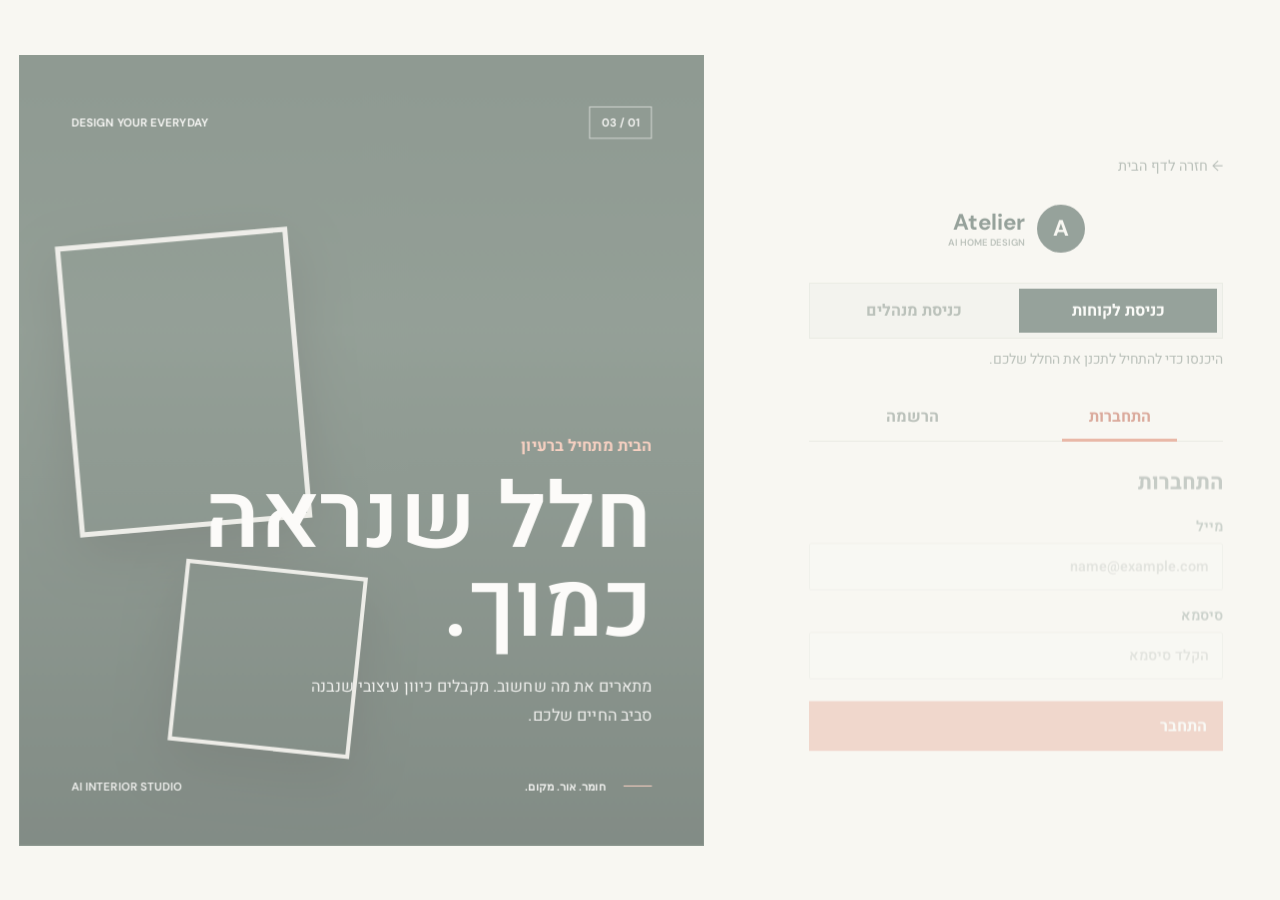
<file: index.html>
<!DOCTYPE html>
<html lang="he" dir="rtl">
<head>
  <meta charset="UTF-8">
  <meta name="viewport" content="width=device-width, initial-scale=1.0">
  <title>AI Home Designer</title>

  <link rel="icon" type="image/png" href="Icon.png">

  <meta http-equiv="refresh" content="0; url=features/auth/login.html">


</head>
<body>
  <p><a href="features/auth/login.html">מעבר להתחברות</a></p>
</body>
</html>
</file>
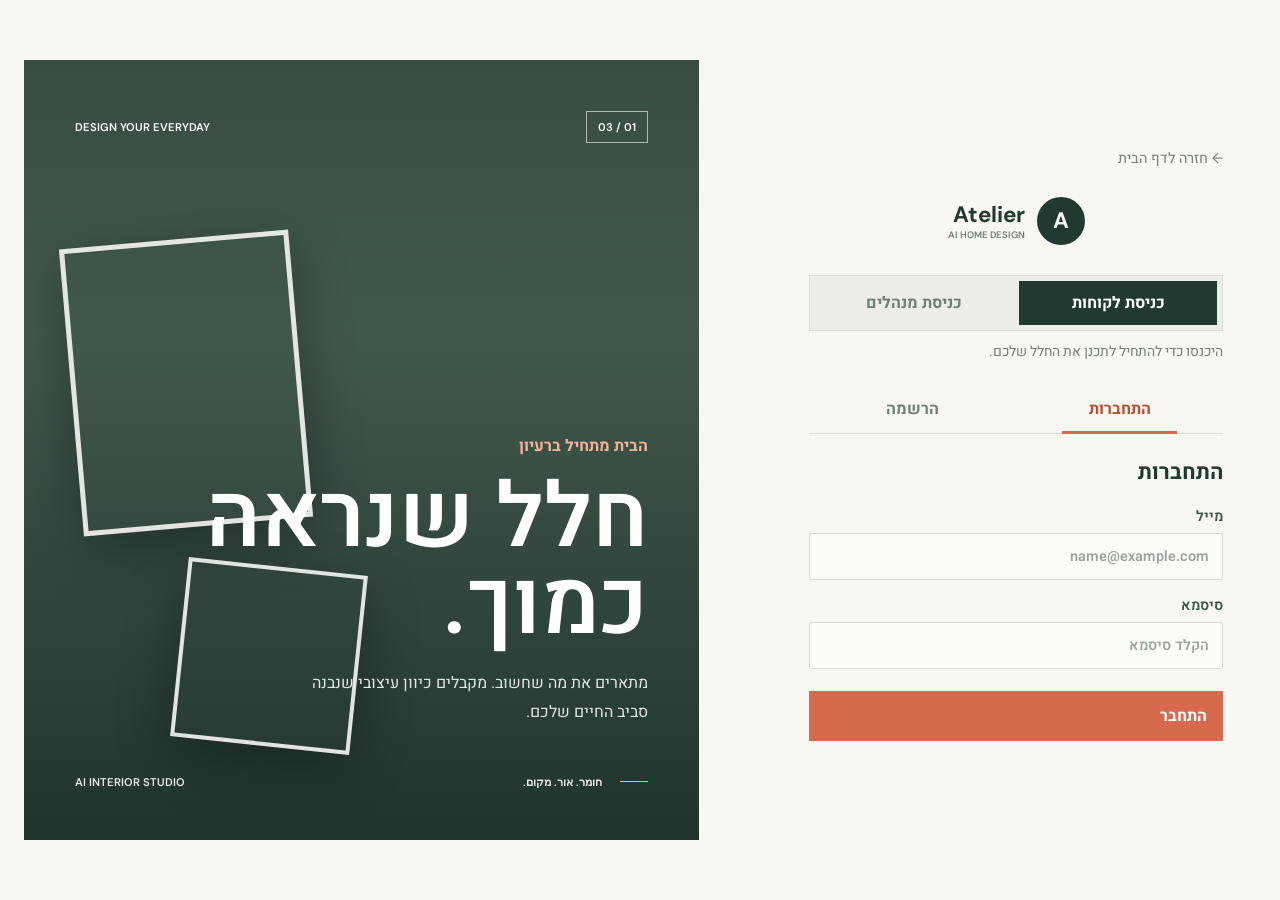
<file: features/home/index.html>
<!DOCTYPE html>
<html lang="he" dir="rtl">
<head>
    <meta charset="UTF-8">
    <meta name="viewport" content="width=device-width, initial-scale=1.0">
    <title>AI Home Designer</title>
    <link rel="stylesheet" href="home.css">
    <link rel="stylesheet" href="../design-system.css">
      <link rel="icon" type="image/png" href="../../Icon.png">

</head>
<body>
<header class="navbar">
    <a href="#" class="logo">
        <span class="logo-icon">🏡</span>
        <span class="logo-text">AI Home Designer</span>
    </a>
    <nav class="user-nav">
        <a href="../client-dashboard/client-dashboard.html" class="btn-secondary" id="auth-btn">השם שלי</a>
        <a href="../client-dashboard/client-dashboard.html" class="btn-secondary">ההדמיות שלי 📁</a>
    </nav>
</header>

<main class="main-container">
    <section class="hero">
        <p class="eyebrow">מתחילים מהצרכים שלך</p>
        <h1>נתכנן יחד את <span>החלל הבא שלך</span></h1>
        <p>ספר לנו על החדר, ההרגלים והדברים שחשובים לך. השאלות משתנות בהתאם לסוג החלל.</p>
    </section>

    <form id="design-request-form" class="design-form">
        <section class="form-section" aria-labelledby="brief-heading">
            <div class="section-heading">
                <span class="section-index">01</span>
                <div>
                    <h2 id="brief-heading">מה תרצו לעצב?</h2>
                    <p>כמה פרטים קצרים, והבינה המלאכותית תבנה לכם הצעה אישית.</p>
                </div>
            </div>

            <div class="form-grid">
                <label class="form-field">
                    <span>סוג החלל</span>
                    <select name="roomType" required>
                        <option value="">בחרו חלל</option>
                        <option value="סלון">סלון</option>
                        <option value="חדר שינה">חדר שינה</option>
                        <option value="מטבח">מטבח</option>
                        <option value="חדר רחצה">חדר רחצה</option>
                        <option value="חדר ילדים">חדר ילדים</option>
                        <option value="משרד ביתי">משרד ביתי</option>
                        <option value="פינת אוכל">פינת אוכל</option>
                        <option value="מרפסת">מרפסת</option>
                        <option value="חלל אחר">חלל אחר</option>
                    </select>
                </label>
                <label class="form-field">
                    <span>סגנון עיצובי</span>
                    <select name="style" required>
                        <option value="">בחרו סגנון</option>
                        <option value="מודרני">מודרני</option>
                        <option value="מינימליסטי">מינימליסטי</option>
                        <option value="כפרי">כפרי וחמים</option>
                        <option value="סקנדינבי">סקנדינבי</option>
                        <option value="קלאסי">קלאסי</option>
                        <option value="תעשייתי">תעשייתי</option>
                        <option value="אקלקטי">אקלקטי וצבעוני</option>
                        <option value="הפתיעו אותי">הפתיעו אותי</option>
                    </select>
                </label>
                <label class="form-field">
                    <span>תקציב משוער בשקלים <span class="optional">(לא חובה)</span></span>
                    <input type="number" name="budget" min="0" step="500" placeholder="למשל 15000">
                </label>
                <label class="form-field form-field-wide">
                    <span>מה חשוב לכם בחדר? <span class="optional">(לא חובה)</span></span>
                    <textarea name="description" rows="4" placeholder="צבעים אהובים, רהיטים שיישארו, אווירה רצויה וכל פרט שיעזור לדייק..."></textarea>
                </label>
            </div>
            <div class="media-attachments" aria-label="קבצים לעיצוב">
                <div class="media-upload">
                    <label for="image-attachment">תמונת השראה <span class="optional">(לא חובה)</span></label>
                    <input id="image-attachment" name="imageAttachment" type="file" accept="image/jpeg,image/png,image/webp,image/gif">
                    <button class="capture-btn" type="button" id="capture-image">צילום תמונה</button>
                </div>
                <div class="media-upload">
                    <label for="audio-attachment">הקלטה או שמע <span class="optional">(לא חובה)</span></label>
                    <div class="audio-unavailable" role="status">
                        <span class="audio-unavailable-mark" aria-hidden="true">♪</span>
                        <span><strong>אפשר להקליט ולצרף שמע</strong><small>עקב מחסור זמני בקרדיט AI, ייתכן שעיבוד ההקלטה לא יושלם כרגע.</small></span>
                    </div>
                    <input id="audio-attachment" name="audioAttachment" type="file" accept="audio/wav,audio/x-wav,audio/mpeg,audio/mp3,audio/mp4,audio/ogg,audio/flac,audio/aac,audio/webm">
                    <button class="capture-btn audio-action" type="button" id="record-audio">התחלת הקלטה</button>
                    <span id="recording-status" class="recording-status" aria-live="polite"></span>
                </div>
                <div id="image-preview" class="attachment-preview" hidden>
                    <img alt="תצוגה מקדימה של תמונת ההשראה">
                    <span class="attachment-name"></span>
                    <button type="button" data-remove-attachment="image" aria-label="הסרת התמונה">הסרה</button>
                </div>
                <div id="audio-preview" class="attachment-preview" hidden>
                    <audio controls></audio>
                    <span class="attachment-name"></span>
                    <button type="button" data-remove-attachment="audio" aria-label="הסרת קובץ השמע">הסרה</button>
                </div>
                <div id="camera-panel" class="camera-panel" hidden>
                    <video id="camera-preview" autoplay playsinline></video>
                    <div>
                        <button class="capture-btn" type="button" id="take-photo">צילום</button>
                        <button class="capture-btn" type="button" id="close-camera">סגירה</button>
                    </div>
                </div>
            </div>
        </section>

        <div class="form-actions">
            <p>אפשר ליצור עיצוב גם בלי תיאור נוסף.</p>
            <button class="submit-btn" type="submit">צרו לי הדמיה עם AI <span aria-hidden="true">✦</span></button>
        </div>
    </form>

    <section class="inspiration-section" aria-labelledby="inspiration-title">
        <div class="inspiration-heading">
            <div>
                <p class="eyebrow">מקומות לדמיין בהם</p>
                <h2 id="inspiration-title">איזה בית מדבר אליכם?</h2>
            </div>
            <p>רעיונות, חומרים ואור לקבלת השראה לפני שמתחילים.</p>
        </div>
        <div class="inspiration-gallery">
            <figure class="inspiration-item inspiration-item-wide">
                <img src="https://images.unsplash.com/photo-1600210492486-724fe5c67fb0?auto=format&fit=crop&w=1200&q=85" alt="סלון עכשווי עם אור טבעי וגוונים ירוקים" loading="lazy">
                <figcaption><span>01</span> אור טבעי ורוגע</figcaption>
            </figure>
            <figure class="inspiration-item">
                <img src="https://images.unsplash.com/photo-1616486338812-3dadae4b4ace?auto=format&fit=crop&w=900&q=85" alt="פינת ישיבה חמימה עם ריהוט עץ וטקסטיל טבעי" loading="lazy">
                <figcaption><span>02</span> חומרים טבעיים</figcaption>
            </figure>
            <figure class="inspiration-item">
                <img src="https://images.unsplash.com/photo-1615874694520-474822394e73?auto=format&fit=crop&w=900&q=85" alt="חדר שינה רגוע בגוונים בהירים" loading="lazy">
                <figcaption><span>03</span> פשטות רכה</figcaption>
            </figure>
        </div>
    </section>

    <div id="generation-overlay" class="generation-overlay" hidden aria-live="polite" aria-busy="true">
        <section class="generation-dialog" role="status" aria-labelledby="generation-title">
            <div class="generation-spinner" aria-hidden="true"></div>
            <p class="generation-eyebrow">הבקשה התקבלה</p>
            <h2 id="generation-title">בונים את תוכנית העיצוב</h2>
            <p class="generation-message">אנחנו מנתחים את פרטי החדר ומרכיבים הצעה ורשימת רהיטים שמתאימות למה שביקשת.</p>
            <div class="generation-progress" aria-hidden="true"><span></span></div>
            <p class="generation-note">ההצעה תישמר בחשבון שלך לפני המעבר לתוצאה.</p>
        </section>
    </div>
</main>

<footer>
    <p>© 2026 AI Home Designer. כל הזכויות שמורות.</p>
</footer>

<script src="home.js"></script>
<script src="../auth/session.js"></script>
</body>
</html>
</file>
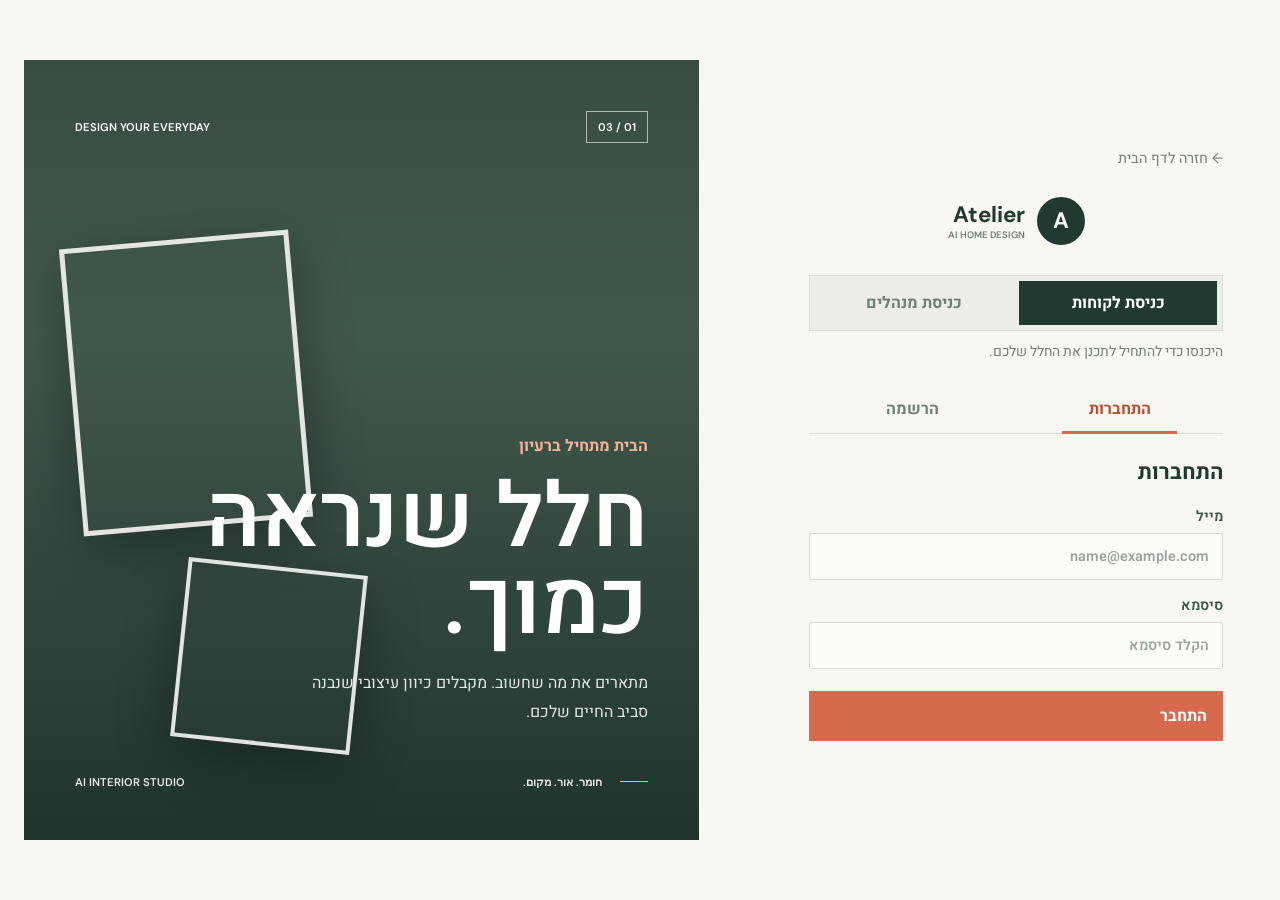
<file: features/admin-dashboard/admin-dashboard.html>
<!DOCTYPE html>
<html lang="he" dir="rtl">
<head>
  <meta charset="UTF-8">
  <meta name="viewport" content="width=device-width, initial-scale=1.0">
  <title> AI Home Designer - לוח מנהל</title> 
  <link rel="stylesheet" href="admin-dashboard.css">
  <link rel="stylesheet" href="../design-system.css">
    <link rel="icon" type="image/png" href="../../Icon.png">

</head>
<body>
  <header class="topbar">
    <div class="brand">
      <span class="brand-mark">🛠️</span>
      <span>Admin Dashboard</span>
    </div>
    <nav class="nav-links">
      <span class="user-name" id="current-user-name"></span>
      <a href="../home/index.html">דף הבית</a>
      <button id="logout-btn" class="ghost-btn" type="button">התנתקות</button>
    </nav>
  </header>

  <main class="dashboard-shell">
    <section class="admin-welcome">
      <div>
        <p class="eyebrow">ATELIER / CONTROL ROOM</p>
        <h1>ניהול המערכת</h1>
        <p>תמונת מצב על המשתמשים, ההדמיות והפעילות באתר.</p>
      </div>
      <img src="https://images.unsplash.com/photo-1600210492486-724fe5c67fb0?auto=format&fit=crop&w=1000&q=85" alt="חלל מגורים מעוצב בגוונים טבעיים" fetchpriority="high">
    </section>
    <section class="stats-grid">
      <div class="stat-box">
        <span class="stat-label">סה"כ לקוחות רשומים</span>
        <strong id="total-users">0</strong>
      </div>
      <div class="stat-box">
        <span class="stat-label">סה"כ הדמיות</span>
        <strong id="total-designs">0</strong>
      </div>
      <div class="stat-box">
        <span class="stat-label">הסגנון המבוקש ביותר</span>
        <strong id="top-style">-</strong>
      </div>
      <div class="stat-box">
        <span class="stat-label">תקציב ממוצע לחדר</span>
        <strong id="avg-budget">0 ₪</strong>
      </div>
    </section>

    <section class="charts-panel panel">
      <div class="panel-header">
        <div>
          <p class="eyebrow">סטטיסטיקות</p>
          <h2>גרפים</h2>
        </div>
      </div>

      <div class="charts-grid">
        <div class="chart-card">
          <h3>לקוחות רשומים לפי חודשים</h3>
          <div id="users-chart" class="bars"></div>
        </div>

        <div class="chart-card">
          <h3>הדמיות לפי חודשים</h3>
          <div id="designs-chart" class="bars"></div>
        </div>
      </div>
    </section>

    <section class="panel">
      <div class="panel-header compact">
        <div>
          <p class="eyebrow">ניהול</p>
          <h2>משתמשים</h2>
        </div>
      </div>
      <div id="users-table" class="table-wrap"></div>
    </section>

    <section class="panel">
      <div class="panel-header compact">
        <div>
          <p class="eyebrow">ניהול</p>
          <h2>הדמיות</h2>
        </div>
      </div>
      <div id="designs-table" class="table-wrap"></div>
    </section>
  </main>

  <script src="admin-dashboard.js"></script>
  <script src="../auth/session.js"></script>
</body>
</html>
</file>
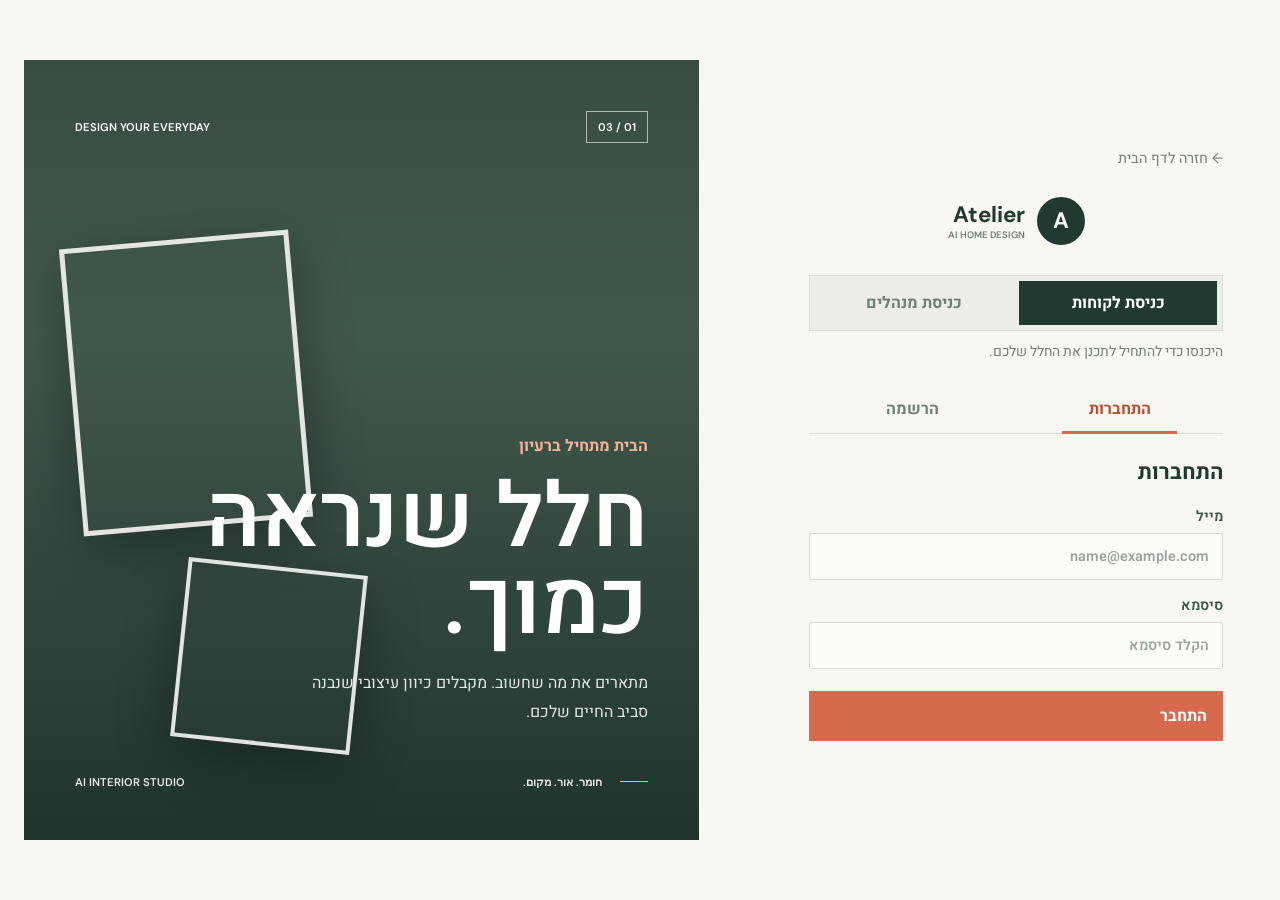
<file: features/auth/login.html>
<!DOCTYPE html>
<html lang="he" dir="rtl">
<head>
    <meta charset="UTF-8">
    <meta name="viewport" content="width=device-width, initial-scale=1.0">
    <title>AI Home Designer</title>
    <link rel="stylesheet" href="auth.css">
      <link rel="icon" type="image/png" href="../../Icon.png">

</head>
<body>
    <div class="page-shell">
        <div class="auth-card">
            <div class="topbar">
                <a href="../home/index.html" class="back-link">← חזרה לדף הבית</a>
            </div>

            <div class="brand" aria-label="AI Home Designer">
                <span class="brand-icon" aria-hidden="true">A</span>
                <span><strong>Atelier</strong><small>AI HOME DESIGN</small></span>
            </div>

            <div class="access-mode" role="group" aria-label="בחירת סוג חשבון">
                <button class="mode-btn active" type="button" data-mode="User" aria-pressed="true">כניסת לקוחות</button>
                <button class="mode-btn" type="button" data-mode="Admin" aria-pressed="false">כניסת מנהלים</button>
            </div>
            <p class="mode-note" id="mode-note">היכנסו כדי להתחיל לתכנן את החלל שלכם.</p>

            <div class="tab-switch" id="tab-switch" role="tablist" aria-label="בחירת מצב התחברות">
                <button class="tab active" type="button" data-tab="login" aria-selected="true">התחברות</button>
                <button class="tab" type="button" data-tab="register" aria-selected="false">הרשמה</button>
            </div>

            <form id="login-form" class="auth-form active" novalidate>
                <h2>התחברות</h2>

                <label>
                    <span>מייל</span>
                    <input id="login-email" name="email" type="email" placeholder="name@example.com" autocomplete="email" required>
                </label>

                <label>
                    <span>סיסמא</span>
                    <input id="login-password" name="password" type="password" placeholder="הקלד סיסמא" autocomplete="current-password" required>
                </label>

                <button type="submit" class="primary-btn">התחבר</button>
            </form>

            <form id="register-form" class="auth-form" novalidate>
                <h2>הרשמה</h2>

                <label>
                    <span>שם</span>
                    <input id="register-name" name="name" type="text" placeholder="שם מלא" autocomplete="name" required>
                </label>

                <label>
                    <span>מספר טלפון</span>
                    <input id="register-phone" name="phone" type="tel" placeholder="050-1234567" autocomplete="tel" required>
                </label>

                <label>
                    <span>מייל</span>
                    <input id="register-email" name="email" type="email" placeholder="name@example.com" autocomplete="email" required>
                </label>

                <label>
                    <span>סיסמא</span>
                    <input id="register-password" name="password" type="password" placeholder="הקלד סיסמא" autocomplete="new-password" required>
                </label>

                <label>
                    <span>אימות סיסמא</span>
                    <input id="register-confirm-password" name="confirmPassword" type="password" placeholder="הקלד שוב את הסיסמא" autocomplete="new-password" required>
                </label>

                <button type="submit" class="primary-btn"><span>צור חשבון</span><span aria-hidden="true">↗</span></button>
            </form>

            <div id="auth-message" class="message" aria-live="polite"></div>
        </div>
    </div>

    <aside class="visual-panel" aria-label="חלל מגורים בעיצוב עכשווי">
        <div class="visual-photo visual-photo-detail" aria-hidden="true"></div>
        <div class="visual-topline"><span>01 / 03</span><span>DESIGN YOUR EVERYDAY</span></div>
        <div class="visual-copy">
            <p class="visual-kicker">הבית מתחיל ברעיון</p>
            <h1>חלל שנראה<br>כמוך.</h1>
            <p>מתארים את מה שחשוב. מקבלים כיוון עיצובי שנבנה סביב החיים שלכם.</p>
        </div>
        <div class="visual-caption"><span class="caption-mark"></span><span>חומר. אור. מקום.</span><span>AI INTERIOR STUDIO</span></div>
        <div class="visual-photo visual-photo-small" aria-hidden="true"></div>
    </aside>

    <script src="auth.js"></script>
    <script src="session.js"></script>
</body>
</html>
</file>
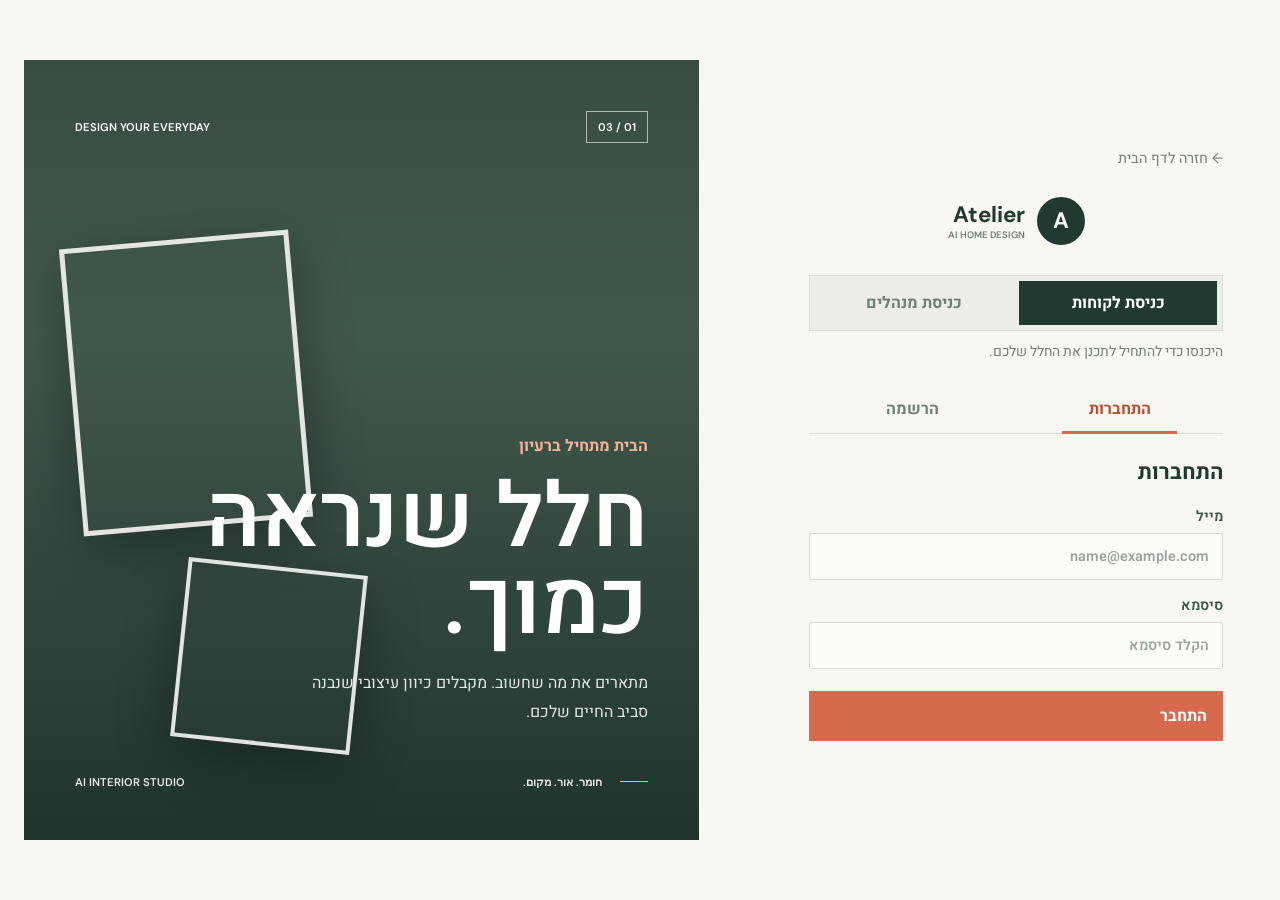
<file: features/client-dashboard/client-dashboard.html>
<!DOCTYPE html>
<html lang="he" dir="rtl">
<head>
  <meta charset="UTF-8">
  <meta name="viewport" content="width=device-width, initial-scale=1.0">
  <title>AI Home Designer</title>
  <link rel="stylesheet" href="client-dashboard.css">
  <link rel="stylesheet" href="../design-system.css">
    <link rel="icon" type="image/png" href="../../Icon.png">

</head>
<body class="client-dashboard">
  <header class="topbar">
    <div class="brand">
      <span class="brand-mark">🏡</span>
      <span>AI Home Designer</span>
    </div>
    <nav class="nav-links">
      <span class="user-name" id="current-user-name"></span>
      <a href="../home/index.html">דף הבית</a>
      <button id="logout-btn" class="ghost-btn" type="button">התנתקות</button>
    </nav>
  </header>

  <main class="dashboard-shell">
    <section class="client-welcome" aria-label="אזור ההדמיות האישי">
      <img src="https://images.unsplash.com/photo-1600210492486-724fe5c67fb0?auto=format&fit=crop&w=1600&q=88" alt="סלון מואר עם ריהוט עכשווי וגוונים טבעיים">
      <div>
        <p class="eyebrow">המרחב האישי שלך</p>
        <h1>רעיונות טובים<br>מתחילים בבית.</h1>
        <p>כל ההדמיות, ההשראות והבחירות שלך במקום אחד.</p>
      </div>
      <span class="client-welcome-index" aria-hidden="true">ATELIER / 01</span>
    </section>

    <section class="summary-cards">
      <div class="card">
        <span class="label">ההדמיות שלי</span>
        <strong id="design-count">0</strong>
      </div>
      <div class="card">
        <span class="label">תקציב ממוצע</span>
        <strong id="avg-budget">0 ₪</strong>
      </div>
      <div class="card">
        <span class="label">סגנון מועדף</span>
        <strong id="favorite-style">-</strong>
      </div>
    </section>

    <section class="panel">
      <div class="panel-header">
        <div>
          <p class="eyebrow">החשבון שלי</p>
          <h1>הדמיות</h1>
        </div>
      </div>
    </section>

    <section class="panel list-panel">
      <div class="panel-header compact">
        <div>
          <p class="eyebrow">רשימה</p>
          <h2>ההדמיות שלי</h2>
        </div>
      </div>
      <div id="design-list" class="design-list"></div>
    </section>
  </main>

  <script src="client-dashboard.js"></script>
  <script src="../auth/session.js"></script>
</body>
</html>
</file>
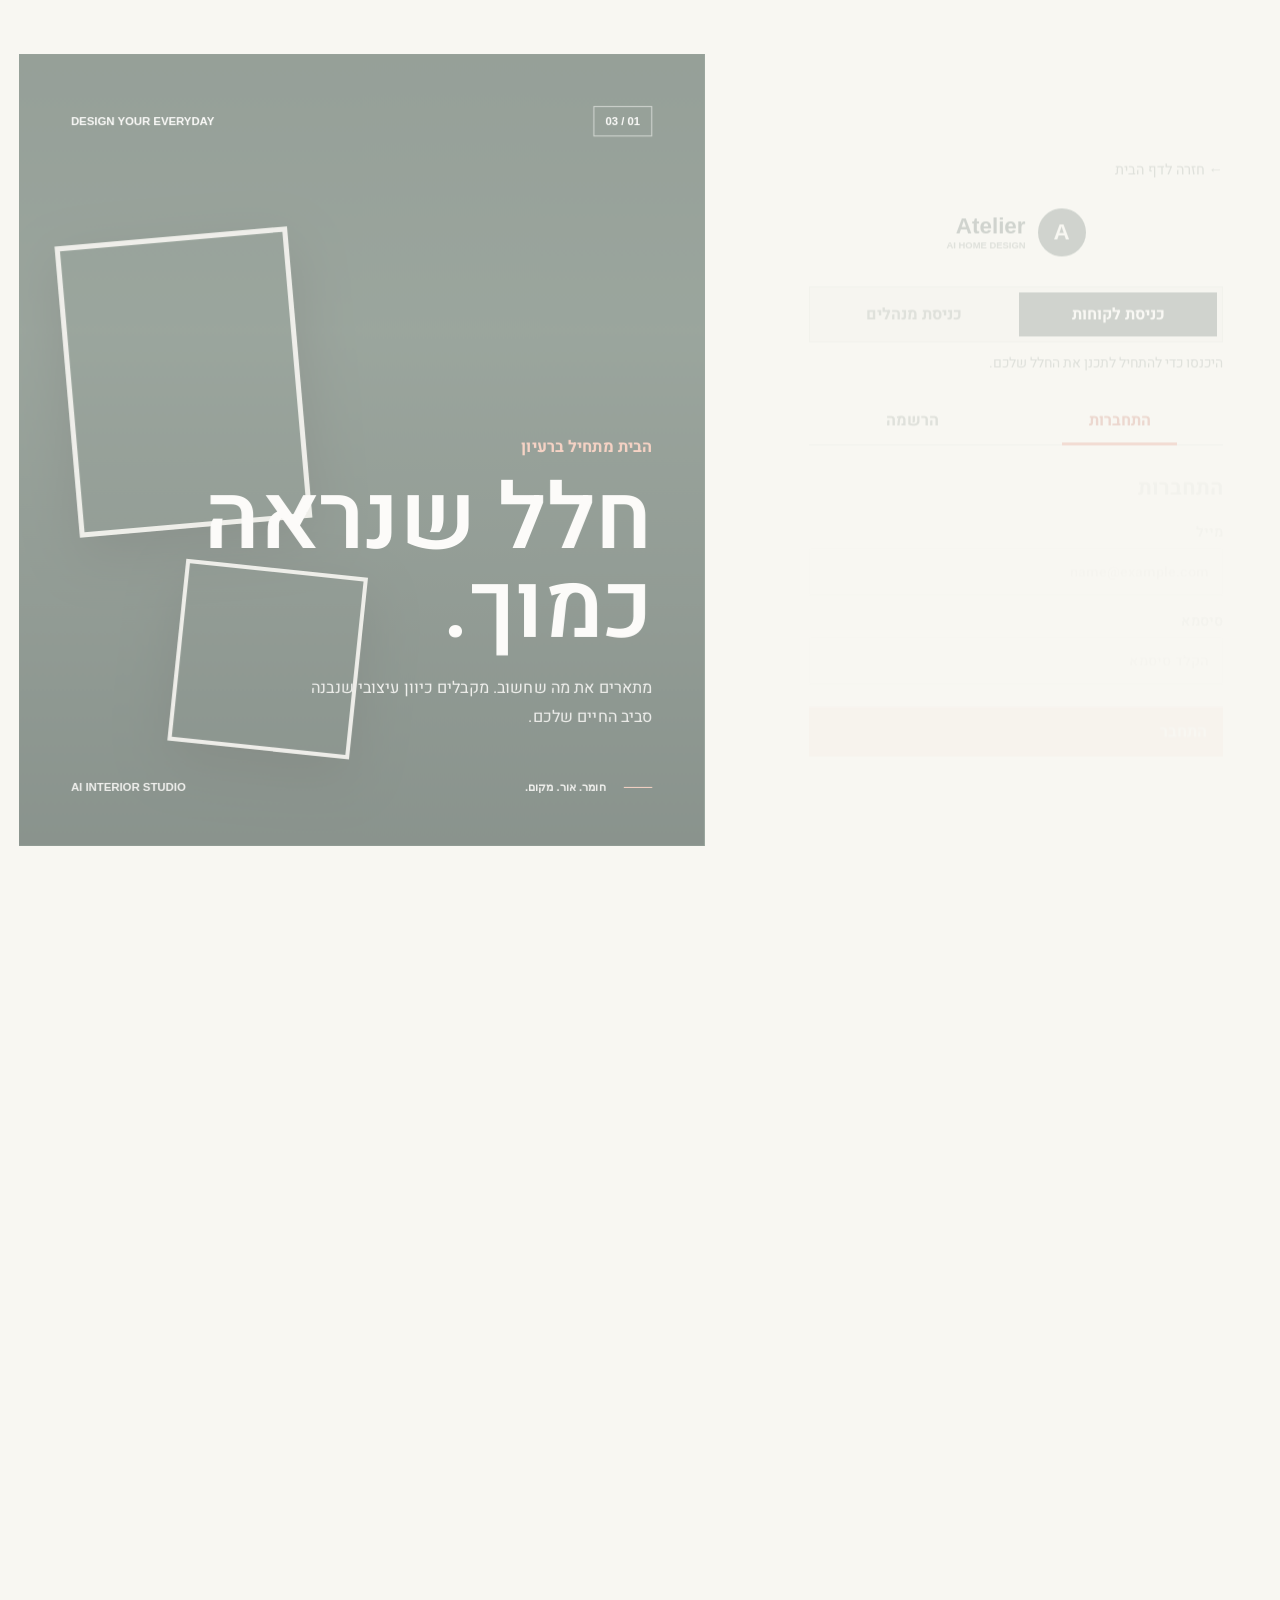
<file: features/form-wizard/wizard.html>
<!DOCTYPE html>
<html lang="he" dir="rtl">
<head>
    <meta charset="UTF-8">
    <meta name="viewport" content="width=device-width, initial-scale=1.0">
    <meta http-equiv="refresh" content="0; url=../home/index.html">
    <title>מעבר לטופס התכנון</title>
</head>
<body>
    <p><a href="../home/index.html">מעבר לטופס התכנון</a></p>
</body>
</html>
</file>
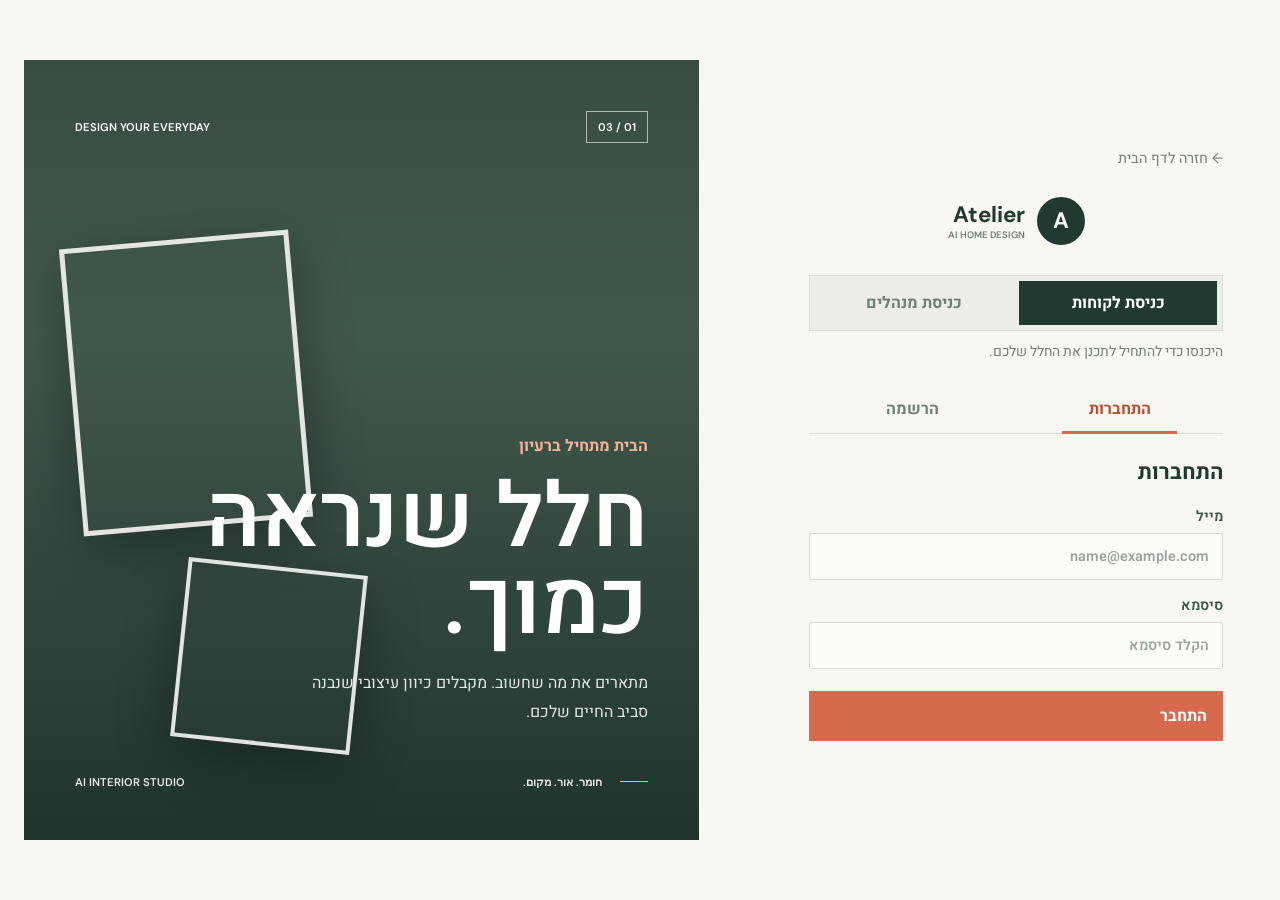
<file: features/result/result.html>
<!DOCTYPE html>
<html lang="he" dir="rtl">
<head>
    <meta charset="UTF-8">
    <meta name="viewport" content="width=device-width, initial-scale=1.0">
    <title>AI Home Designer</title>
    <link rel="stylesheet" href="result.css">
    <link rel="stylesheet" href="../design-system.css">
      <link rel="icon" type="image/png" href="../../Icon.png">

</head>
<body>
    

<header class="navbar">
    <a href="../home/index.html" class="logo">
        <span class="logo-icon">🏡</span>
        <span class="logo-text">AI Home Designer</span>
    </a>
    <nav class="user-nav">
        <span class="user-name" id="current-user-name"></span>
        <a href="../client-dashboard/client-dashboard.html" class="btn-secondary">ההדמיות שלי 📁</a>
    </nav>
</header>

<main class="main-container">
    
    <section class="result-header">
        <h1 id="result-title">תוצאת העיצוב שלך</h1>
        <p>תוכנית עיצוב ורשימת רהיטים שנוצרו על בסיס הפרטים שמסרת.</p>
        <p id="result-summary" class="result-summary"></p>
    </section>

    <section class="result-display-section">
        <div class="image-container">
            <div id="result-gallery" class="result-gallery" aria-live="polite"></div>
            <p id="image-unavailable" hidden>עדיין אין תמונות במאגר עבור סוג החדר שנבחר.</p>
            <button type="button" id="show-more-images-btn" class="btn-secondary" hidden>עוד תמונות</button>
            <p id="result-budget" class="result-budget" hidden></p>
            <div class="image-actions">
                <button type="button" id="print-btn" class="btn-secondary">הדפס הדמיה 🖨️</button>
                <button type="button" id="save-btn" class="btn-primary">שמור שינויים 💾</button>
            </div>
        </div>

        <div class="products-panel">
            <div class="panel-header">
                <h2>רשימת רהיטים ואקססוריז</h2>
                <span id="total-price-tag">סכום משוער של הפריטים: <strong>₪<span id="total-price">0</span></strong></span>
            </div>

            <div id="products-list" class="products-list">
                <!-- מוצרים יוזרקו דינמית על ידי result.js -->
            </div>

            <div class="add-product-container">
                <button type="button" id="add-custom-product-btn" class="btn-secondary">+ הוסף מוצר לרשימה</button>
            </div>
        </div>
    </section>

    <section class="related-inspiration" aria-labelledby="related-title">
        <div class="inspiration-heading">
            <div>
                <p class="eyebrow">עוד כיוונים לחלל</p>
                <h2 id="related-title">שומרים מקום לרעיונות</h2>
            </div>
        </div>
        <div class="related-gallery">
            <img src="https://images.unsplash.com/photo-1600210492486-724fe5c67fb0?auto=format&fit=crop&w=900&q=85" alt="סלון מואר עם חומרים טבעיים" loading="lazy">
            <img src="https://images.unsplash.com/photo-1616486338812-3dadae4b4ace?auto=format&fit=crop&w=900&q=85" alt="חלל מגורים מעוצב בגוונים חמים" loading="lazy">
            <img src="https://images.unsplash.com/photo-1615874694520-474822394e73?auto=format&fit=crop&w=900&q=85" alt="חדר שינה בעיצוב רגוע ונקי" loading="lazy">
        </div>
    </section>

    <div class="dashboard-navigation">
        <a href="../client-dashboard/client-dashboard.html" class="btn-primary-large">מעבר לאוסף ההדמיות השמורות 📁</a>
    </div>

</main>

<dialog id="image-preview-dialog" class="image-preview-dialog" aria-label="תצוגה מוגדלת של תמונה">
    <button type="button" id="close-image-preview" class="image-preview-close" aria-label="סגירה">&times;</button>
    <img id="image-preview" alt="">
</dialog>

<footer>
    <p>© 2026 AI Home Designer. כל הזכויות שמורות.</p>
</footer>

<!-- צ'אט בוט צף -->
<div id="chat-widget-container"></div>


<script type="module" src="result.js"></script>
<script src="../auth/session.js"></script>

</body>
</html>
</file>
<file: features/home/home.css>
* {
    margin: 0;
    padding: 0;
    box-sizing: border-box;
    font-family: 'Segoe UI', Tahoma, Geneva, Verdana, sans-serif;
}

body {
    background-color: #0f172a;
    color: #f8fafc;
    min-height: 100vh;
    display: flex;
    flex-direction: column;
    direction: rtl;
}

.navbar {
    background-color: #1e293b;
    border-bottom: 2px solid #334155;
    padding: 1rem 2rem;
    display: flex;
    justify-content: space-between;
    align-items: center;
}

.logo {
    display: flex;
    align-items: center;
    gap: 0.75rem;
    text-decoration: none;
    color: #38bdf8;
    font-weight: 700;
    font-size: 1.3rem;
}

.logo-icon {
    font-size: 1.6rem;
}

.user-nav {
    display: flex;
    gap: 1rem;
    align-items: center;
}

.user-name {
    color: #f8fafc;
    font-weight: 700;
}

.btn-secondary {
    background-color: #334155;
    color: #cbd5e1;
    padding: 0.5rem 1.2rem;
    border-radius: 6px;
    text-decoration: none;
    font-weight: 600;
    font-size: 0.9rem;
    transition: background-color 0.2s ease, color 0.2s ease;
}

.btn-secondary:hover {
    background-color: #38bdf8;
    color: #0f172a;
}

.main-container {
    max-width: 1040px;
    margin: 0 auto;
    padding: 2.5rem 1.5rem 4rem;
    flex: 1;
    width: 100%;
}

.hero {
    width: 100vw;
    max-width: none;
    min-height: 430px;
    margin: 0 calc(50% - 50vw) 3rem;
    padding: clamp(2rem, 7vw, 6rem) max(24px, calc((100vw - 1040px) / 2));
    display: flex;
    flex-direction: column;
    justify-content: center;
    position: relative;
    isolation: isolate;
    overflow: hidden;
    text-align: right;
    color: #fff;
    background: #40584b url('https://images.unsplash.com/photo-1615874694520-474822394e73?auto=format&fit=crop&w=2000&q=88') center 55% / cover no-repeat;
}

.hero::before {
    content: '';
    position: absolute;
    inset: 0;
    z-index: -1;
    background: linear-gradient(90deg, rgba(24, 45, 37, .7), rgba(24, 45, 37, .12));
}

.hero .eyebrow {
    color: #f2b39e;
    font-size: 0.9rem;
    font-weight: 700;
    margin-bottom: 0.6rem;
}

.hero h1 {
    max-width: 650px;
    font-size: clamp(2.5rem, 5vw, 4.4rem);
    font-weight: 700;
    color: #fff;
    margin-bottom: 0.75rem;
}

.hero h1 span {
    color: #f2b39e;
}

.hero p {
    max-width: 650px;
    color: rgba(255,255,255,.9);
    font-size: 1.05rem;
    line-height: 1.7;
}

.design-form {
    background: #172235;
    border: 1px solid #334155;
    border-radius: 10px;
    padding: 0 2rem;
}

.form-section {
    padding: 2rem 0;
    border-bottom: 1px solid #334155;
}

.section-heading {
    display: flex;
    align-items: flex-start;
    gap: 1rem;
    margin-bottom: 1.5rem;
}

.section-index {
    color: #38bdf8;
    font-size: 0.85rem;
    font-weight: 800;
    padding-top: 0.25rem;
}

.section-heading h2 {
    color: #f8fafc;
    font-size: 1.35rem;
    margin-bottom: 0.35rem;
}

.section-heading p,
.form-actions p {
    color: #94a3b8;
    font-size: 0.9rem;
    line-height: 1.6;
}

.form-grid {
    display: grid;
    grid-template-columns: repeat(2, minmax(0, 1fr));
    gap: 1.2rem;
}

.form-field {
    display: flex;
    min-width: 0;
    flex-direction: column;
    gap: 0.55rem;
}

.form-field > span,
.media-upload > label,
.room-fields h3 {
    color: #dbe5f1;
    font-size: 0.95rem;
    font-weight: 650;
}

.form-field input,
.form-field select,
.form-field textarea {
    width: 100%;
    min-height: 46px;
    border: 1px solid #46566d;
    border-radius: 5px;
    padding: 0.7rem 0.8rem;
    background: #0f172a;
    color: #f8fafc;
    font: inherit;
    font-size: 0.95rem;
}

.form-field textarea {
    min-height: 104px;
    resize: vertical;
    line-height: 1.55;
}

.form-field input::placeholder,
.form-field textarea::placeholder {
    color: #8290a4;
}

.form-field input:focus,
.form-field select:focus,
.form-field textarea:focus {
    outline: 2px solid #38bdf8;
    outline-offset: 1px;
}

.form-field-wide {
    grid-column: 1 / -1;
}

.media-attachments {
    display: grid;
    grid-template-columns: repeat(2, minmax(0, 1fr));
    gap: 1rem;
    margin-top: 1.4rem;
    padding: 1.1rem;
    border: 1px solid rgba(120, 137, 98, .28);
    border-radius: 8px;
    background: linear-gradient(135deg, rgba(232, 237, 230, .8), rgba(248, 247, 242, .95));
}

.media-upload {
    display: flex;
    min-width: 0;
    flex-direction: column;
    gap: 0.7rem;
    padding: 1rem;
    border: 1px solid rgba(32, 58, 50, .12);
    border-radius: 6px;
    background: rgba(255, 254, 250, .92);
    box-shadow: 0 8px 22px rgba(32, 58, 50, .06);
    color: #dbe5f1;
    font-size: 0.95rem;
    font-weight: 650;
}

.media-upload > label {
    color: #203a32;
    font-size: 1rem;
    font-weight: 750;
}

.media-upload input {
    width: 100%;
    min-height: 52px;
    border: 1px dashed #aab6a1;
    border-radius: 5px;
    padding: 0.45rem;
    background: #f8f7f2;
    color: #38564b;
    font: inherit;
    font-size: 0.85rem;
}

.media-upload input::file-selector-button {
    min-height: 36px;
    margin-inline-end: 0.65rem;
    border: 1px solid #d6ded2;
    border-radius: 4px;
    padding: 0.4rem 0.7rem;
    background: #e8ede6;
    color: #203a32;
    font: inherit;
    font-weight: 700;
    cursor: pointer;
    transition: background-color .18s ease, border-color .18s ease;
}

.media-upload input::file-selector-button:hover {
    border-color: #788962;
    background: #dce5d8;
}

.capture-btn {
    align-self: flex-start;
    display: inline-flex;
    min-width: 156px;
    min-height: 46px;
    align-items: center;
    justify-content: center;
    gap: 0.55rem;
    border: 1px solid #b84f36;
    border-radius: 5px;
    padding: 0.65rem 1rem;
    background: linear-gradient(135deg, #d76a4d, #c75a40);
    box-shadow: 0 5px 12px rgba(184, 79, 54, .18);
    color: #fff;
    font: inherit;
    font-size: 0.9rem;
    font-weight: 750;
    cursor: pointer;
    transition: transform .18s ease, box-shadow .18s ease, background-color .18s ease;
}

.capture-btn:hover {
    transform: translateY(-2px);
    box-shadow: 0 8px 17px rgba(184, 79, 54, .24);
    background: linear-gradient(135deg, #df795e, #b84f36);
}

.capture-btn:active {
    transform: translateY(0);
    box-shadow: 0 3px 8px rgba(184, 79, 54, .2);
}

#capture-image::before {
    content: '◉';
    font-size: 1.15rem;
    line-height: 1;
}

#record-audio::before {
    content: '●';
    color: #ffe4d9;
    font-size: 0.8rem;
    line-height: 1;
}

.media-upload:has(#recording-status:not(:empty)) #record-audio {
    border-color: #8d3029;
    background: linear-gradient(135deg, #a33f32, #7d2d28);
    animation: recording-pulse 1.4s ease-in-out infinite;
}

@keyframes recording-pulse {
    50% { box-shadow: 0 0 0 5px rgba(163, 63, 50, .13), 0 6px 16px rgba(125, 45, 40, .2); }
}

.recording-status {
    min-height: 1.2em;
    color: #f2b39e;
    font-size: 0.85rem;
}

.camera-panel {
    display: grid;
    grid-column: 1 / -1;
    gap: 0.75rem;
    justify-items: start;
}

.camera-panel[hidden] {
    display: none;
}

.camera-panel video {
    width: min(100%, 560px);
    max-height: 420px;
    aspect-ratio: 4 / 3;
    border-radius: 4px;
    background: #050a12;
    object-fit: cover;
}

.camera-panel > div {
    display: flex;
    flex-wrap: wrap;
    gap: 0.5rem;
}

.media-upload input:focus-visible,
.attachment-preview button:focus-visible,
.capture-btn:focus-visible {
    outline: 3px solid #c29b56;
    outline-offset: 2px;
}

.attachment-preview {
    display: flex;
    min-width: 0;
    align-items: center;
    gap: 0.75rem;
    padding: 0.65rem;
    border: 1px solid #46566d;
    border-radius: 5px;
    background: #0f172a;
}

.attachment-preview[hidden] {
    display: none;
}

.attachment-preview img {
    width: 64px;
    height: 52px;
    flex: 0 0 auto;
    border-radius: 3px;
    object-fit: cover;
}

.attachment-preview audio {
    width: min(100%, 270px);
    min-width: 0;
}

.attachment-name {
    min-width: 0;
    flex: 1;
    overflow: hidden;
    color: #cbd5e1;
    font-size: 0.85rem;
    text-overflow: ellipsis;
    white-space: nowrap;
}

.attachment-preview button {
    flex: 0 0 auto;
    border: 0;
    padding: 0.35rem;
    background: transparent;
    color: #f2b39e;
    font: inherit;
    font-size: 0.85rem;
    cursor: pointer;
}

.conditional-fields {
    margin-top: 1.4rem;
}

.room-fields {
    padding: 1.25rem;
    border-right: 2px solid #38bdf8;
    background: #1e293b;
}

.room-fields h3 {
    margin-bottom: 1rem;
}

.room-fields[hidden],
.form-field[hidden] {
    display: none;
}

.form-actions {
    display: flex;
    align-items: center;
    justify-content: space-between;
    gap: 1rem;
    padding: 1.5rem 0 2rem;
}

.submit-btn {
    display: inline-flex;
    min-height: 48px;
    align-items: center;
    justify-content: center;
    gap: 0.75rem;
    border: 0;
    border-radius: 5px;
    padding: 0.75rem 1.25rem;
    background: #38bdf8;
    color: #0f172a;
    font: inherit;
    font-weight: 750;
    cursor: pointer;
}

.submit-btn:hover {
    background: #7dd3fc;
}

.submit-btn:disabled {
    cursor: wait;
    opacity: 0.72;
}

.inspiration-section {
    margin-top: 4rem;
}

.inspiration-heading {
    display: flex;
    align-items: flex-end;
    justify-content: space-between;
    gap: 2rem;
    margin-bottom: 1.35rem;
}

.inspiration-heading h2 {
    color: #f8fafc;
    font-size: 1.55rem;
}

.inspiration-heading > p {
    max-width: 380px;
    color: #94a3b8;
    font-size: 0.9rem;
    line-height: 1.6;
}

.inspiration-gallery {
    display: grid;
    grid-template-columns: 1.45fr 1fr 1fr;
    gap: 1rem;
}

.inspiration-item {
    position: relative;
    min-width: 0;
    overflow: hidden;
    border-radius: 8px;
    background: #1e293b;
}

.inspiration-item img {
    width: 100%;
    height: clamp(280px, 32vw, 410px);
    display: block;
    object-fit: cover;
    transition: transform .35s ease;
}

.inspiration-item:hover img {
    transform: scale(1.035);
}

.inspiration-item figcaption {
    position: absolute;
    right: 0;
    bottom: 0;
    left: 0;
    display: flex;
    align-items: center;
    gap: .5rem;
    padding: 0.85rem 1rem;
    background: linear-gradient(transparent, rgba(7, 13, 26, .9));
    color: #fff;
    font-size: .85rem;
    font-weight: 650;
}

.inspiration-item figcaption span {
    color: #7dd3fc;
}

.generation-overlay {
    position: fixed;
    inset: 0;
    z-index: 20;
    display: grid;
    place-items: center;
    padding: 1rem;
    background: rgba(7, 13, 26, 0.82);
    backdrop-filter: blur(8px);
}

.generation-overlay[hidden] {
    display: none;
}

.generation-dialog {
    width: min(100%, 430px);
    padding: 2rem;
    border: 1px solid #3c5570;
    border-radius: 10px;
    background: #172235;
    box-shadow: 0 24px 80px rgba(0, 0, 0, 0.38);
    text-align: center;
}

.generation-spinner {
    width: 54px;
    aspect-ratio: 1;
    margin: 0 auto 1.4rem;
    border: 3px solid #33465e;
    border-top-color: #38bdf8;
    border-left-color: #38bdf8;
    border-radius: 50%;
    animation: generation-spin 0.9s linear infinite;
}

.generation-eyebrow {
    margin-bottom: 0.5rem;
    color: #38bdf8;
    font-size: 0.9rem;
    font-weight: 700;
}

.generation-dialog h2 {
    margin-bottom: 0.75rem;
    color: #f8fafc;
    font-size: 1.35rem;
}

.generation-message,
.generation-note {
    color: #b6c4d5;
    line-height: 1.65;
}

.generation-progress {
    height: 4px;
    margin: 1.5rem 0 0.85rem;
    overflow: hidden;
    border-radius: 999px;
    background: #293b52;
}

.generation-progress span {
    display: block;
    width: 38%;
    height: 100%;
    border-radius: inherit;
    background: #38bdf8;
    animation: generation-progress 1.4s ease-in-out infinite alternate;
}

.generation-note {
    color: #8294aa;
    font-size: 0.85rem;
}

@keyframes generation-spin {
    to { transform: rotate(360deg); }
}

@keyframes generation-progress {
    from { transform: translateX(0); }
    to { transform: translateX(165%); }
}

@media (prefers-reduced-motion: reduce) {
    .generation-spinner,
    .generation-progress span {
        animation-duration: 3s;
    }
}

@media (max-width: 640px) {
    .hero { min-height: 360px; margin-bottom: 2rem; }
    .navbar {
        padding: 1rem;
        gap: 0.75rem;
    }

    .user-nav {
        gap: 0.5rem;
    }

    .user-nav .btn-secondary {
        padding: 0.5rem 0.65rem;
        font-size: 0.8rem;
    }

    .main-container {
        padding: 2rem 1rem;
    }

    .hero h1 {
        font-size: 1.9rem;
    }

    .design-form {
        padding: 0 1rem;
    }

    .media-attachments {
        grid-template-columns: 1fr;
    }

    .form-grid {
        grid-template-columns: minmax(0, 1fr);
    }

    .form-field-wide {
        grid-column: auto;
    }

    .room-fields {
        padding: 1rem;
    }

    .form-actions {
        align-items: stretch;
        flex-direction: column;
    }

    .inspiration-heading {
        align-items: flex-start;
        flex-direction: column;
        gap: 0.75rem;
    }

    .inspiration-gallery {
        grid-template-columns: 1fr;
    }

    .inspiration-item img {
        height: clamp(260px, 72vw, 380px);
    }
}

footer {
    text-align: center;
    padding: 1.5rem;
    background-color: #1e293b;
    border-top: 2px solid #334155;
    color: #94a3b8;
    font-size: 0.9rem;
}

.media-attachments {
    gap: 14px;
    padding: clamp(12px, 2.5vw, 22px);
    border-color: rgba(32, 58, 50, .12);
    background: radial-gradient(ellipse at 8% 0%, rgba(215, 106, 77, .12), transparent 40%), linear-gradient(135deg, #edf0e8, #f8f7f2 68%);
}

.media-upload {
    gap: .75rem;
    padding: clamp(14px, 2vw, 20px);
    border-color: rgba(32, 58, 50, .1);
    border-radius: 7px;
    background: rgba(255, 254, 250, .96);
    box-shadow: 0 12px 28px rgba(32, 58, 50, .08);
}

.media-upload > label { color: #203a32; font-size: 1.02rem; font-weight: 750; }
.media-upload input { min-height: 58px; border-color: #9da994; background: linear-gradient(135deg, #f8f7f2, #f0f1e9); }
.media-upload input::file-selector-button { min-height: 40px; border-color: #cbd4c5; border-radius: 4px; background: #e5eadf; color: #203a32; font-weight: 700; }
.media-upload input::file-selector-button:hover { border-color: #788962; background: #dce5d8; }

.capture-btn {
    align-self: stretch;
    min-width: 0;
    min-height: 50px;
    border-color: #ad4b35;
    border-radius: 5px;
    background: linear-gradient(120deg, #d76a4d, #c05239);
    box-shadow: 0 8px 17px rgba(184, 79, 54, .2);
    font-size: .95rem;
}

.capture-btn:hover { background: linear-gradient(120deg, #df795e, #aa462f); }
.capture-btn:disabled, .media-upload input:disabled { opacity: 1; cursor: not-allowed; }
.audio-action { border-color: #466e70; background: linear-gradient(120deg, #638f8e, #3d696c); box-shadow: 0 8px 18px rgba(61, 105, 108, .22); }
.audio-action:hover { background: linear-gradient(120deg, #76a09d, #315c60); }
.media-upload:has(#recording-status:not(:empty)) .audio-action { border-color: #8d3029; background: linear-gradient(120deg, #ae4b39, #7d2d28); }
.audio-action::before { content: '◖'; color: #e9f2e9; font-size: 1.1rem; }
.media-upload:has(#recording-status:not(:empty)) .audio-action::before { content: '■'; font-size: .8rem; }

.audio-unavailable {
    display: flex;
    align-items: center;
    gap: 12px;
    padding: 13px 14px;
    border: 1px solid #ead1c4;
    border-inline-start: 3px solid #c96045;
    border-radius: 5px;
    background: linear-gradient(110deg, #fff5ed, #fbf0e7 70%, #f4e7d9);
    color: #66473b;
}

.audio-unavailable-mark {
    width: 38px;
    height: 38px;
    flex: 0 0 auto;
    display: grid;
    place-items: center;
    border-radius: 50%;
    background: #f0ded3;
    color: #a64e38;
    font: 700 1.25rem 'DM Sans', sans-serif;
}

.audio-unavailable > span:last-child { display: grid; gap: 3px; }
.audio-unavailable strong { color: #843f2e; font-size: .9rem; }
.audio-unavailable small { color: #785e52; font-size: .79rem; font-weight: 450; line-height: 1.5; }
.media-upload input:focus-visible, .capture-btn:focus-visible { outline-color: #547a7b; }
.attachment-preview { min-width: 0; flex-wrap: wrap; }
.attachment-preview { border-color: rgba(32, 58, 50, .14); background: #fffefa; }
.attachment-name { color: #38564b; }
.attachment-preview button { color: #a64e38; }

@media (max-width: 640px) {
    .main-container { width: calc(100% - 24px); padding-inline: 0; }
    .hero { width: 100%; max-width: 100%; margin: 0 0 2rem; padding: 2.5rem 20px; }
    .design-form { padding-inline: 14px; }
    .media-attachments { padding: 10px; }
    .media-upload { min-width: 0; padding: 13px; }
    .media-upload input { min-width: 0; font-size: .78rem; }
    .capture-btn { width: 100%; }
    .camera-panel video { max-height: 60vh; }
    .inspiration-item img { height: auto; aspect-ratio: 4 / 3; }
}

@media (max-width: 360px) {
    .main-container { width: calc(100% - 18px); }
    .hero { width: 100%; margin: 0 0 2rem; padding-inline: 15px; }
    .navbar { align-items: flex-start; flex-direction: column; padding: 12px; }
    .user-nav { width: 100%; display: grid; grid-template-columns: 1fr; }
    .user-nav .btn-secondary { width: 100%; }
    .audio-unavailable { align-items: flex-start; padding: 11px; }
}

.inspiration-heading h2 { color: #203a32; }
.inspiration-heading > p { color: #718078; }
.inspiration-item figcaption { background: linear-gradient(transparent, rgba(19, 39, 30, .88)); }
</file>
<file: features/design-system.css>
@import url('https://fonts.googleapis.com/css2?family=DM+Sans:wght@400;500;600;700&family=Heebo:wght@400;500;600;700;800&display=swap');

:root {
  --ink: #203a32;
  --ink-soft: #38564b;
  --paper: #f8f7f2;
  --paper-deep: #eeeee7;
  --line: #d9ddd4;
  --muted: #718078;
  --accent: #d76a4d;
  --accent-dark: #b84f36;
  --accent-soft: #f4e5df;
  --moss: #788962;
  --gold: #c29b56;
  --ocean: #547a7b;
  --sage: #dfe8dc;
  --danger: #a33f32;
  --shadow: 0 24px 64px rgba(32, 58, 50, .12);
  --shadow-soft: 0 12px 30px rgba(32, 58, 50, .075);
}

* { box-sizing: border-box; }
html, body { min-height: 100%; }
html, body { color: var(--ink); background: var(--paper); font-family: 'Heebo', 'DM Sans', sans-serif; }
body {
  margin: 0;
  color: var(--ink);
  background: var(--paper);
  font-family: 'Heebo', 'DM Sans', sans-serif;
  direction: rtl;
}
button, input, select, textarea { font: inherit; }
button, a { -webkit-tap-highlight-color: transparent; }
button { transition: background-color .18s ease, color .18s ease, border-color .18s ease, transform .18s ease; }
a { color: inherit; }

.navbar, .topbar {
  min-height: 76px;
  padding: 14px clamp(18px, 5vw, 72px);
  display: flex;
  justify-content: space-between;
  align-items: center;
  gap: 18px;
  color: var(--ink);
  background: rgba(251, 250, 246, .93);
  border-bottom: 1px solid rgba(32, 58, 50, .12);
  position: sticky;
  top: 0;
  z-index: 5;
  backdrop-filter: blur(12px);
}
.logo, .brand { display: flex; align-items: center; gap: 11px; color: var(--ink); text-decoration: none; font-weight: 800; }
.logo { font: 700 1.16rem 'DM Sans', 'Heebo', sans-serif; }
.logo-icon, .brand-mark { display: grid; place-items: center; width: 38px; height: 38px; border-radius: 50%; color: white; background: var(--ink); font-size: 1.1rem; }
.user-nav, .nav-links { display: flex; align-items: center; gap: 9px; flex-wrap: wrap; }
.user-name { color: var(--muted); font-weight: 600; }
.btn-secondary, .nav-links a, .ghost-btn {
  min-height: 40px; padding: 8px 14px; display: inline-flex; align-items: center; justify-content: center; gap: 7px;
  border: 1px solid var(--line); border-radius: 5px; color: var(--ink-soft); background: rgba(255,255,255,.35); text-decoration: none; font-size: .9rem; font-weight: 650; cursor: pointer;
}
.btn-secondary:hover, .nav-links a:hover, .ghost-btn:hover { border-color: var(--ink); color: white; background: var(--ink); }

.main-container { width: min(1160px, calc(100% - 40px)); margin: 0 auto; padding: clamp(34px, 6vw, 76px) 0; }
.hero, .wizard-header, .result-header { max-width: 760px; margin: 0 auto 38px; text-align: right; }
.hero .eyebrow, .eyebrow, .generation-eyebrow { margin: 0 0 9px; color: var(--accent-dark); font-size: .78rem; font-weight: 800; text-transform: uppercase; }
.hero h1, .wizard-header h1, .result-header h1 { margin: 0 0 12px; color: var(--ink); font-size: clamp(2rem, 5vw, 3.5rem); line-height: 1.15; font-weight: 700; }
.hero h1 span { color: var(--accent-dark); }
.hero p, .wizard-header p, .result-header p { color: var(--muted); line-height: 1.8; }

.design-form, .wizard-form, .image-container, .products-panel, .panel, .chart-card, .stat-box, .card { color: var(--ink); background: #fffefa; border: 1px solid var(--line); border-radius: 3px; box-shadow: var(--shadow); }
.design-form { padding-inline: clamp(18px, 4vw, 42px); }
.form-section { border-color: var(--line); }
.section-heading h2, .panel-header h2, .chart-card h3 { color: var(--ink); }
.section-heading p, .form-actions p, .meta, .stat-label, .label { color: var(--muted); }
.section-index { color: var(--accent-dark); }
.form-field > span, .room-fields h3, .form-group label { color: var(--ink-soft); }
.form-field input, .form-field select, .form-field textarea, .form-group select, .form-group input[type="text"], .form-group input[type="number"], .form-group textarea, input, select, textarea { border: 1px solid var(--line); border-radius: 2px; color: var(--ink); background: var(--paper); }
.form-field input:focus, .form-field select:focus, .form-field textarea:focus, .form-group select:focus, .form-group input:focus, .form-group textarea:focus, input:focus, select:focus, textarea:focus { outline: 2px solid var(--moss); outline-offset: 1px; box-shadow: none; }
.room-fields { background: var(--paper); border-color: var(--moss); }
.submit-btn, .btn-primary, .btn-primary-large, .primary-btn { border: 0; border-radius: 2px; color: white; background: var(--accent); font-weight: 750; cursor: pointer; }
.submit-btn:hover, .btn-primary:hover, .btn-primary-large:hover, .primary-btn:hover { background: var(--accent-dark); }
.submit-btn:focus-visible, button:focus-visible, a:focus-visible { outline: 3px solid var(--gold); outline-offset: 3px; }
.generation-dialog { border-radius: 3px; color: var(--ink); background: var(--paper); border-color: var(--line); }
.generation-dialog h2 { color: var(--ink); }
.generation-dialog p { color: var(--muted); }
.generation-spinner { border-color: var(--line); border-top-color: var(--accent); border-left-color: var(--moss); }
.generation-progress { background: var(--paper-deep); }
.generation-progress span { background: var(--accent); }

.dashboard-shell { width: min(1240px, calc(100% - 40px)); margin: 34px auto 64px; }
.stats-grid, .summary-cards { gap: 12px; margin-bottom: 22px; }
.stat-box, .card { padding: 20px; box-shadow: none; }
.stat-label, .label { display: block; margin-bottom: 8px; font-size: .88rem; }
.stat-box strong, .card strong { color: var(--ink); font-size: 1.5rem; }
.panel { padding: clamp(18px, 3vw, 30px); margin-bottom: 18px; box-shadow: none; }
.panel-header { margin-bottom: 20px; }
.eyebrow { letter-spacing: 0; }
.chart-card { padding: 18px; box-shadow: none; }
.bar { border-radius: 2px 2px 0 0; background: linear-gradient(180deg, var(--moss), var(--ink-soft)); }
.bar-label { color: var(--muted); }
.table { color: var(--ink); }
.table th, .table td { border-color: var(--line); }
.table th { color: var(--muted); }
.role-select { border-radius: 2px; background: var(--paper); color: var(--ink); }
.action-btn, .edit-btn, .danger-btn, .primary-btn, .secondary-btn { border-radius: 2px; }
.design-item { border-radius: 3px; border-color: var(--line); background: var(--paper); }
.empty-state { border-color: var(--line); border-radius: 3px; color: var(--muted); }
.danger-btn, .delete-btn { color: var(--danger); background: #f8e9e5; border: 1px solid #e8c7be; }
.edit-btn { color: var(--ink); background: #e8ede6; border: 1px solid #c8d2c4; text-decoration: none; }
.error-message { color: var(--danger); }

.result-display-section { align-items: start; gap: 18px; }
.inspiration-section, .related-inspiration { margin-block: 54px 30px; }
.inspiration-heading { display: flex; align-items: end; justify-content: space-between; gap: 24px; margin-bottom: 20px; }
.inspiration-heading h2 { margin: 0; color: var(--ink); font-size: clamp(1.5rem, 3vw, 2.2rem); }
.inspiration-heading > p { max-width: 320px; margin: 0; color: var(--muted); line-height: 1.7; }
.inspiration-gallery { display: grid; grid-template-columns: 1.35fr 1fr 1fr; gap: 14px; }
.inspiration-item { min-width: 0; margin: 0; overflow: hidden; background: #e9e7de; }
.inspiration-item img { display: block; width: 100%; aspect-ratio: 4 / 3; object-fit: cover; transition: transform .45s ease; }
.inspiration-item:hover img { transform: scale(1.035); }
.inspiration-item figcaption { display: flex; align-items: center; gap: 12px; padding: 13px 15px; color: var(--ink); font-weight: 650; }
.inspiration-item figcaption span { color: var(--accent-dark); font: 600 .72rem 'DM Sans', sans-serif; }
.related-gallery { display: grid; grid-template-columns: 1.35fr 1fr 1fr; gap: 14px; }
.related-gallery img { display: block; width: 100%; aspect-ratio: 4 / 3; object-fit: cover; }
.image-container, .products-panel { padding: 18px; }
#result-image { border: 0; border-radius: 2px; }
.products-panel { max-height: 620px; }
.product-item { border-radius: 2px; border-color: var(--line); background: var(--paper); }
.product-link { color: var(--accent-dark); }
.result-budget { margin: 0; padding: 12px 14px; color: var(--ink); background: #e8ede6; border-inline-start: 3px solid var(--moss); font-weight: 700; }
.remove-product-btn { color: var(--danger); }
.dashboard-navigation { margin-top: 28px; }
.btn-primary-large { display: inline-flex; min-height: 48px; align-items: center; padding: 12px 20px; text-decoration: none; }
footer { padding: 20px; color: var(--muted); background: var(--paper-deep); border-top: 1px solid var(--line); text-align: center; font-size: .85rem; }

.hero { box-shadow: 0 24px 70px rgba(17, 39, 29, .22); }
.hero::before { background: linear-gradient(90deg, rgba(17, 39, 29, .84) 0%, rgba(28, 53, 41, .53) 46%, rgba(28, 53, 41, .08) 100%); }
.hero h1 { max-width: 700px; text-wrap: balance; }
.hero .eyebrow { backdrop-filter: blur(8px); }
.design-form { background: linear-gradient(150deg, rgba(255,254,250,.98), rgba(246,247,239,.98)); }
.form-section { padding-block: clamp(24px, 4vw, 42px); }
.section-heading { gap: 16px; }
.section-index { width: 42px; min-width: 42px; color: white; background: linear-gradient(145deg, var(--ocean), var(--ink)); box-shadow: 0 7px 16px rgba(45, 81, 78, .22); }
.form-grid { gap: 18px; }
.form-field > span { font-weight: 700; }
.form-field input, .form-field select, .form-field textarea { min-height: 50px; border-color: #d3dbd0; background: rgba(255,255,255,.68); }
.form-field textarea { min-height: 120px; }
.form-field input:focus, .form-field select:focus, .form-field textarea:focus { border-color: var(--ocean); box-shadow: 0 0 0 4px rgba(84, 122, 123, .12); }
.form-field input::placeholder, .form-field textarea::placeholder { color: #86938a; }
.submit-btn, .btn-primary, .btn-primary-large, .primary-btn { background: linear-gradient(115deg, #d86d50, #bc5037 65%, #a94331); box-shadow: 0 10px 22px rgba(184,79,54,.22); }
.submit-btn:hover, .btn-primary:hover, .btn-primary-large:hover, .primary-btn:hover { background: linear-gradient(115deg, #e17b5d, #ae482f 70%, #913b2c); }
.stat-box, .card { background: linear-gradient(145deg, #fffefa, #f0f3eb); }
.stat-box:nth-child(2), .summary-cards .card:nth-child(2) { border-top-color: var(--ocean); }
.stat-box:nth-child(3), .summary-cards .card:nth-child(3) { border-top-color: var(--accent); }
.stat-box:nth-child(4) { border-top-color: var(--gold); }
.inspiration-heading h2 { color: var(--ink); }
.inspiration-item { box-shadow: 0 16px 34px rgba(32, 58, 50, .12); }
.inspiration-item figcaption { padding: 18px; background: linear-gradient(transparent, rgba(16, 35, 27, .9)); }
.inspiration-item figcaption span { color: #f2b39e; }
.generation-dialog { box-shadow: 0 30px 90px rgba(10, 27, 20, .34); }

.client-welcome {
  min-height: 310px;
  margin-bottom: 24px;
  padding: clamp(26px, 5vw, 56px);
  display: flex;
  align-items: center;
  position: relative;
  isolation: isolate;
  overflow: hidden;
  border-radius: 7px;
  color: white;
  background: #31483c;
  box-shadow: 0 24px 60px rgba(32,58,50,.17);
}
.client-welcome::after { content: ''; position: absolute; inset: 0; z-index: -1; background: linear-gradient(90deg, rgba(17,38,29,.9), rgba(17,38,29,.58) 52%, rgba(17,38,29,.06)); }
.client-welcome > img { position: absolute; inset: 0; z-index: -2; width: 100%; height: 100%; object-fit: cover; object-position: center 56%; }
.client-welcome > div { max-width: 540px; }
.client-welcome .eyebrow { color: #f2b39e; }
.client-welcome h1 { margin: 0 0 12px; color: white; font-size: clamp(2.1rem, 4vw, 3.5rem); line-height: 1.12; }
.client-welcome > div > p:last-child { max-width: 440px; margin: 0; color: rgba(255,255,255,.86); line-height: 1.7; }
.client-welcome-index { position: absolute; left: clamp(18px, 3vw, 34px); bottom: 24px; color: rgba(255,255,255,.75); font: 600 .72rem 'DM Sans', sans-serif; }
.client-dashboard .summary-cards .card, .client-dashboard .list-panel, .client-dashboard .design-list .design-item { color: var(--ink); background: rgba(255,254,250,.97); border-color: rgba(32,58,50,.13); box-shadow: var(--shadow-soft); }
.client-dashboard .summary-cards .label, .client-dashboard .design-list .meta { color: var(--muted); }
.client-dashboard .design-list .design-item h3 { color: var(--ink); }
.client-dashboard .design-list .edit-btn { border-color: #bfd0c1; background: #e9f0e8; color: var(--ink); }
.client-dashboard .design-list .danger-btn { border-color: #e7c9c1; background: #fbebe6; color: var(--danger); }
.client-dashboard .empty-state { color: var(--muted); border-color: #cbd5ca; }

@media (max-width: 620px) {
  .client-welcome { min-height: 260px; padding: 24px; }
  .client-welcome::after { background: linear-gradient(90deg, rgba(17,38,29,.88), rgba(17,38,29,.3)); }
  .client-welcome h1 { font-size: 2.15rem; }
  .client-dashboard .design-list .design-item { grid-template-columns: repeat(2, minmax(0, 1fr)); }
  .client-dashboard .design-list .design-item > :first-child { grid-column: 1 / -1; }
}

@media (max-width: 360px) {
  .client-welcome { min-height: 230px; padding: 18px; }
  .client-welcome h1 { font-size: 1.85rem; }
}

@media (max-width: 760px) {
  .navbar, .topbar { min-height: 64px; padding: 12px 18px; }
  .user-nav, .nav-links { gap: 6px; }
  .main-container, .dashboard-shell { width: min(100% - 28px, 620px); }
  .stats-grid, .summary-cards, .charts-grid { grid-template-columns: repeat(2, minmax(0, 1fr)); }
  .design-form { padding-inline: 18px; }
}
@media (max-width: 520px) {
  .navbar, .topbar { align-items: flex-start; flex-direction: column; }
  .user-nav, .nav-links { width: 100%; }
  .btn-secondary, .nav-links a, .ghost-btn { flex: 1; }
  .stats-grid, .summary-cards, .charts-grid, .form-grid, .result-display-section { grid-template-columns: 1fr; }
  .main-container, .dashboard-shell { width: calc(100% - 24px); }
  .panel { padding: 16px; }
  .form-actions { align-items: stretch; flex-direction: column; }
  .submit-btn { width: 100%; }
  .image-actions { flex-direction: column; }
  .product-item { align-items: flex-start; gap: 12px; }
  .inspiration-heading { align-items: flex-start; flex-direction: column; }
  .inspiration-gallery { grid-template-columns: 1fr 1fr; }
  .inspiration-item-wide { grid-column: 1 / -1; }
  .related-gallery { grid-template-columns: 1fr 1fr; }
  .related-gallery img:first-child { grid-column: 1 / -1; }
}
@media (prefers-reduced-motion: reduce) {
  *, *::before, *::after { animation-duration: .01ms !important; animation-iteration-count: 1 !important; scroll-behavior: auto !important; transition-duration: .01ms !important; }
}

html, body { background: linear-gradient(180deg, #fbfaf6 0%, var(--paper) 54%, #eef0e8 100%); color: var(--ink); font-family: 'Heebo', 'DM Sans', sans-serif; }
.navbar, .topbar { background: rgba(251, 250, 246, .94); border-bottom-color: rgba(32, 58, 50, .12); }
.logo-icon, .brand-mark { box-shadow: 0 6px 16px rgba(32, 58, 50, .17); }
.navbar .btn-secondary, .topbar .nav-links a, .topbar .ghost-btn { border-radius: 5px; transition: transform .18s ease, color .18s ease, background-color .18s ease, border-color .18s ease; }
.navbar .btn-secondary:hover, .topbar .nav-links a:hover, .topbar .ghost-btn:hover { transform: translateY(-1px); }
.hero { animation: studio-arrive .65s ease both; box-shadow: 0 24px 70px rgba(17,39,29,.22); }
.hero::before { background: linear-gradient(90deg, rgba(17,39,29,.88) 0%, rgba(28,53,41,.62) 48%, rgba(28,53,41,.12) 100%); }
.hero h1, .hero p { color: #fff; }
.hero h1 span { color: #f2b39e; }
.hero p { text-shadow: 0 1px 12px rgba(10,25,18,.38); }
.hero .eyebrow { backdrop-filter: blur(8px); }
.hero .eyebrow { display: inline-flex; align-self: flex-start; align-items: center; gap: 9px; padding: 7px 11px; border: 1px solid rgba(255,255,255,.28); background: rgba(22,43,34,.34); color: #f4c3ad; }
.hero .eyebrow::before { content: ''; width: 7px; height: 7px; border-radius: 50%; background: #e3a477; box-shadow: 0 0 0 4px rgba(227,164,119,.2); }
@keyframes studio-arrive { from { opacity: 0; transform: translateY(12px); } to { opacity: 1; transform: translateY(0); } }
.design-form, .wizard-form, .image-container, .products-panel, .panel, .chart-card, .stat-box, .card { border-color: rgba(32,58,50,.13); border-radius: 7px; box-shadow: 0 12px 32px rgba(32,58,50,.07); }
.design-form { overflow: hidden; }
.section-index { min-width: 38px; display: grid; place-items: center; aspect-ratio: 1; border-radius: 50%; color: #fff; background: var(--ink); font: 700 .8rem 'DM Sans', sans-serif; }
.section-heading h2 { font-size: 1.45rem; }
.form-field input, .form-field select, .form-field textarea, input, select, textarea { border-radius: 5px; }
.form-field input:focus, .form-field select:focus, .form-field textarea:focus, input:focus, select:focus, textarea:focus { outline: 2px solid rgba(120,137,98,.55); outline-offset: 1px; box-shadow: 0 0 0 4px rgba(120,137,98,.1); }
.submit-btn, .btn-primary, .btn-primary-large, .primary-btn { min-height: 48px; border-radius: 5px; background: linear-gradient(125deg,#d76a4d,#bd5137); box-shadow: 0 8px 18px rgba(184,79,54,.18); transition: transform .18s ease, box-shadow .18s ease, background .18s ease; }
.submit-btn:hover, .btn-primary:hover, .btn-primary-large:hover, .primary-btn:hover { transform: translateY(-2px); background: linear-gradient(125deg,#df795e,#aa462f); box-shadow: 0 12px 24px rgba(184,79,54,.24); }
.submit-btn:active, .btn-primary:active, .btn-primary-large:active, .primary-btn:active { transform: translateY(0); }
.stat-box { border-top: 3px solid var(--moss); }
.design-item { border-radius: 5px; background: #fffefa; }
.image-container, .products-panel { padding: clamp(16px, 2.4vw, 24px); }
.summary-cards .card, .list-panel, .design-list .design-item { color: var(--ink); background: rgba(255,254,250,.96); border-color: rgba(32,58,50,.13); box-shadow: 0 12px 32px rgba(32,58,50,.07); }
.summary-cards .label, .design-list .meta { color: var(--muted); }
.result-display-section .image-container, .result-display-section .products-panel { color: var(--ink); background: rgba(255,254,250,.97); border: 1px solid rgba(32,58,50,.13); }
.result-display-section .panel-header { border-color: var(--line); }
.result-display-section .panel-header h2 { color: var(--ink); }
.result-display-section #total-price-tag { color: var(--accent-dark); }
.result-display-section .product-item { background: var(--paper); border-color: var(--line); }
.result-display-section .product-name { color: var(--ink); }
.result-display-section .product-price { color: var(--muted); }
.result-display-section .product-link { color: var(--accent-dark); }
.result-display-section .btn-primary-large { color: #fff; }
.inspiration-item, .related-gallery img { border-radius: 5px; }
.generation-dialog { border-radius: 7px; }

@media (max-width: 760px) {
  .main-container { padding-top: 28px; }
  .result-header { text-align: right; }
  .result-header h1 { font-size: 2.1rem; }
}

@media (max-width: 520px) {
  .main-container, .dashboard-shell { width: calc(100% - 24px); }
  .design-form { padding-inline: 14px; }
  .form-section { padding-block: 22px; }
  .section-heading { gap: 10px; }
  .section-heading h2 { font-size: 1.2rem; }
  .inspiration-gallery, .related-gallery { grid-template-columns: 1fr; }
  .inspiration-item-wide, .related-gallery img:first-child { grid-column: auto; }
  .inspiration-item img, .related-gallery img { height: auto; aspect-ratio: 4 / 3; }
  .generation-dialog { padding: 1.4rem; }
}

@media (max-width: 360px) {
  .main-container, .dashboard-shell { width: calc(100% - 18px); }
  .navbar, .topbar { padding-inline: 12px; }
  .navbar .user-nav, .topbar .nav-links { display: grid; grid-template-columns: 1fr; }
  .navbar .btn-secondary, .topbar .nav-links a, .topbar .ghost-btn { width: 100%; }
}

@media (max-width: 820px) {
  .summary-cards { grid-template-columns: repeat(2, minmax(0, 1fr)); }
  .design-list .design-item { grid-template-columns: repeat(2, minmax(0, 1fr)); }
  .design-list .design-item > :first-child { grid-column: 1 / -1; }
}

@media (max-width: 520px) {
  .summary-cards { grid-template-columns: 1fr; gap: 10px; }
  .summary-cards .card { padding: 16px; }
  .design-list .design-item { grid-template-columns: 1fr 1fr; gap: 12px; padding: 14px; }
  .design-list .design-item > :first-child { grid-column: 1 / -1; }
  .design-list .design-item .edit-btn, .design-list .design-item .danger-btn { width: 100%; text-align: center; }
  .result-display-section .panel-header { align-items: flex-start; flex-direction: column; }
  .result-display-section .image-actions { flex-direction: column; }
}

.main-container > .hero {
  width: 100%;
  max-width: none;
  min-height: 470px;
  margin: 0 0 3rem;
  padding: clamp(52px, 8vw, 110px) max(32px, calc((100vw - 1080px) / 2));
  text-align: right;
  background-position: center 56%;
}

.main-container > .hero h1 { max-width: 720px; font-size: clamp(2.7rem, 5.4vw, 4.8rem); }
.main-container > .hero p { max-width: 560px; font-size: 1.08rem; }

@media (max-width: 640px) {
  .main-container > .hero {
    width: 100%;
    min-height: 390px;
    margin: 0 0 2rem;
    padding: 48px 22px;
    background-position: 58% center;
  }
  .main-container > .hero h1 { max-width: 100%; font-size: clamp(2.2rem, 9vw, 3rem); }
  .main-container > .hero p { max-width: 100%; font-size: .98rem; }
}
</file>
<file: features/admin-dashboard/admin-dashboard.css>
@import url('https://fonts.googleapis.com/css2?family=DM+Sans:wght@400;500;600;700&family=Heebo:wght@400;500;600;700;800&display=swap');

:root {
  --admin-ink: #203a32;
  --admin-muted: #738078;
  --admin-line: #dce1d9;
  --admin-paper: #f7f7f2;
  --admin-card: #fffefa;
  --admin-accent: #c96045;
  --admin-green: #657a59;
  --admin-danger: #a33f32;
}
* { box-sizing: border-box; }
html, body { min-height: 100%; }
body {
  margin: 0;
  color: var(--admin-ink);
  background: var(--admin-paper);
  font-family: 'Heebo', 'DM Sans', sans-serif;
  direction: rtl;
}
button, select { font: inherit; }
.topbar {
  position: sticky;
  z-index: 5;
  top: 0;
  min-height: 72px;
  padding: 12px clamp(18px, 5vw, 72px);
  display: flex;
  align-items: center;
  justify-content: space-between;
  gap: 18px;
  border-bottom: 1px solid var(--admin-line);
  background: rgba(247,247,242,.94);
  backdrop-filter: blur(12px);
}
.brand { display: flex; align-items: center; gap: 12px; color: var(--admin-ink); font-weight: 800; }
.brand-mark { width: 38px; height: 38px; display: grid; place-items: center; border-radius: 50%; color: white; background: var(--admin-ink); }
.nav-links { display: flex; align-items: center; gap: 9px; }
.user-name { color: var(--admin-muted); font-weight: 600; }
.nav-links a, .ghost-btn {
  min-height: 40px;
  padding: 8px 14px;
  display: inline-flex;
  align-items: center;
  border: 1px solid var(--admin-line);
  border-radius: 2px;
  color: var(--admin-ink);
  background: transparent;
  text-decoration: none;
  cursor: pointer;
}
.nav-links a:hover, .ghost-btn:hover { color: white; border-color: var(--admin-ink); background: var(--admin-ink); }
.dashboard-shell { width: min(1240px, calc(100% - 40px)); margin: 28px auto 64px; }
.admin-welcome {
  min-height: 250px;
  margin-bottom: 22px;
  padding: clamp(24px, 4vw, 48px);
  display: flex;
  align-items: center;
  justify-content: space-between;
  gap: 32px;
  overflow: hidden;
  position: relative;
  isolation: isolate;
  color: #fff;
  background: #334a3e;
}
.admin-welcome::before { content: ''; position: absolute; inset: 0; z-index: -1; background: linear-gradient(90deg, rgba(25,46,37,.9), rgba(25,46,37,.44)); }
.admin-welcome > div { max-width: 520px; }
.admin-welcome .eyebrow { margin: 0 0 10px; color: #f0ad91; font: 700 .72rem 'DM Sans', sans-serif; letter-spacing: .08em; }
.admin-welcome h1 { margin: 0 0 8px; color: #fff; font-size: clamp(2rem, 4vw, 3rem); line-height: 1.15; }
.admin-welcome p:last-child { margin: 0; color: rgba(255,255,255,.85); line-height: 1.7; }
.admin-welcome img { position: absolute; inset-block: 0; inset-inline-start: 0; z-index: -2; width: 62%; height: 100%; object-fit: cover; }
.stats-grid { display: grid; grid-template-columns: repeat(4, minmax(0, 1fr)); gap: 12px; margin-bottom: 18px; }
.stat-box, .panel, .chart-card { border: 1px solid var(--admin-line); background: var(--admin-card); }
.stat-box { min-height: 112px; padding: 18px 20px; border-top: 3px solid var(--admin-green); }
.stat-label { display: block; margin-bottom: 10px; color: var(--admin-muted); font-size: .88rem; }
.stat-box strong { color: var(--admin-ink); font: 700 1.65rem 'DM Sans', 'Heebo', sans-serif; }
.panel { margin-bottom: 16px; padding: clamp(18px, 3vw, 28px); }
.panel-header { display: flex; justify-content: space-between; align-items: center; gap: 14px; margin-bottom: 18px; }
.panel-header.compact { margin-bottom: 10px; }
.eyebrow { margin: 0 0 4px; color: var(--admin-accent); font-size: .76rem; font-weight: 800; }
h2, h3 { margin: 0; color: var(--admin-ink); }
h2 { font-size: 1.35rem; }
h3 { font-size: 1rem; }
.charts-grid { display: grid; grid-template-columns: repeat(2, minmax(0, 1fr)); gap: 14px; }
.chart-card { min-width: 0; padding: 18px; }
.bars { height: 230px; padding: 22px 0 24px; display: flex; align-items: end; gap: 8px; overflow-x: auto; }
.bar-group { min-width: 30px; height: 100%; flex: 1; display: flex; flex-direction: column; align-items: center; justify-content: end; gap: 7px; }
.bar { width: min(100%, 34px); min-height: 0; flex: 0 0 auto; position: relative; border-radius: 2px 2px 0 0; background: linear-gradient(180deg, #adba91, #536b51); transition: height .35s ease; }
.bar::before { content: attr(title); position: absolute; inset-inline: 0; top: -19px; color: var(--admin-ink); font-size: .68rem; font-weight: 700; text-align: center; }
.bar-label { color: var(--admin-muted); font-size: .69rem; white-space: nowrap; }
.chart-empty { grid-column: 1 / -1; grid-row: 1 / -1; align-self: center; justify-self: center; color: var(--admin-muted); font-size: .9rem; }
.table-wrap { overflow-x: auto; }
.table { width: 100%; border-collapse: collapse; min-width: 640px; }
th, td { padding: 13px 11px; border-bottom: 1px solid var(--admin-line); text-align: right; }
th { color: var(--admin-muted); font-size: .84rem; font-weight: 600; }
td { color: var(--admin-ink); }
.role-select { min-height: 36px; padding: 6px 9px; border: 1px solid var(--admin-line); border-radius: 2px; color: var(--admin-ink); background: var(--admin-paper); }
.action-btn { min-height: 34px; padding: 6px 11px; border: 1px solid transparent; border-radius: 2px; cursor: pointer; font-weight: 700; }
.delete-btn { color: var(--admin-danger); background: #f8e9e5; border-color: #e8c7be; }
.delete-btn:hover { color: white; background: var(--admin-danger); }
button:disabled { opacity: .5; cursor: not-allowed; }
#dashboard-message { padding: 12px 15px; color: var(--admin-green); background: #e9efe6; border-inline-start: 3px solid var(--admin-green); }
#dashboard-message.error-message { color: var(--admin-danger); background: #f8e9e5; border-color: var(--admin-danger); }
@media (max-width: 860px) {
  .stats-grid { grid-template-columns: repeat(2, minmax(0, 1fr)); }
  .admin-welcome { min-height: 220px; }
  .admin-welcome img { width: 75%; }
}
@media (max-width: 620px) {
  .topbar { align-items: flex-start; flex-direction: column; padding: 12px 16px; }
  .nav-links { width: 100%; }
  .nav-links a, .ghost-btn { flex: 1; justify-content: center; }
  .dashboard-shell { width: calc(100% - 24px); margin-top: 16px; }
  .stats-grid, .charts-grid { grid-template-columns: 1fr; }
  .admin-welcome { min-height: 230px; padding: 22px; align-items: flex-end; }
  .admin-welcome img { width: 100%; }
  .panel { padding: 16px; }
}
@media (prefers-reduced-motion: reduce) { *, *::before, *::after { transition-duration: .01ms !important; } }

@media (max-width: 420px) {
  .dashboard-shell { width: calc(100% - 18px); }
  .topbar { padding-inline: 12px; }
  .nav-links { display: grid; grid-template-columns: 1fr 1fr; }
  .user-name { grid-column: 1 / -1; overflow-wrap: anywhere; }
  .table-wrap { margin-inline: -4px; }
  .panel { min-width: 0; padding: 13px; }
  .admin-welcome { min-height: 210px; padding: 18px; }
}
</file>
<file: features/auth/auth.css>
@import url('https://fonts.googleapis.com/css2?family=DM+Sans:wght@400;500;600;700&family=Heebo:wght@400;500;600;700;800&display=swap');

:root {
    --ink: #203a32;
    --ink-soft: #38564b;
    --paper: #f8f7f2;
    --line: #d9ddd4;
    --muted: #718078;
    --accent: #d76a4d;
    --accent-dark: #b84f36;
    --success: #2e765c;
    --error: #a33f32;
}

* {
    box-sizing: border-box;
}

html,
body {
    min-height: 100%;
}

body {
    min-height: 100vh;
    margin: 0;
    padding: 24px;
    display: grid;
    grid-template-columns: minmax(340px, 480px) minmax(0, 1fr);
    gap: clamp(28px, 6vw, 96px);
    align-items: center;
    justify-content: center;
    color: var(--ink);
    background: var(--paper);
    font-family: 'Heebo', 'DM Sans', sans-serif;
    direction: rtl;
}

button,
input {
    font: inherit;
}

button {
    -webkit-tap-highlight-color: transparent;
}

[hidden] {
    display: none !important;
}

.page-shell {
    width: 100%;
    display: flex;
    justify-content: center;
}

.auth-card {
    width: min(100%, 430px);
    padding: 10px 8px;
    animation: rise-in 650ms cubic-bezier(.2, .7, .2, 1) both;
}

.topbar {
    display: flex;
    justify-content: flex-start;
    margin-bottom: 28px;
}

.back-link {
    color: var(--muted);
    text-decoration: none;
    font-size: .9rem;
    transition: color .2s ease;
}

.back-link:hover {
    color: var(--accent-dark);
}

.brand {
    display: flex;
    align-items: center;
    justify-content: center;
    gap: 12px;
    margin-bottom: 30px;
}

.brand-icon {
    width: 48px;
    height: 48px;
    display: grid;
    place-items: center;
    border-radius: 50%;
    color: var(--paper);
    background: var(--ink);
    font: 700 1.4rem 'DM Sans', sans-serif;
}

.brand>span:last-child {
    display: grid;
    gap: 0;
    text-align: right;
}

.brand strong {
    color: var(--ink);
    font: 700 1.4rem 'DM Sans', sans-serif;
}

.brand small {
    color: var(--muted);
    font: 600 .59rem 'DM Sans', sans-serif;
    letter-spacing: 0;
}

.access-mode {
    display: grid;
    grid-template-columns: 1fr 1fr;
    gap: 6px;
    padding: 5px;
    border: 1px solid var(--line);
    background: #eeeee8;
}

.mode-btn,
.tab {
    min-height: 44px;
    border: 0;
    color: var(--muted);
    background: transparent;
    cursor: pointer;
    font-weight: 700;
    transition: color .2s ease, background .2s ease, transform .2s ease;
}

.mode-btn.active {
    color: white;
    background: var(--ink);
}

.mode-btn:hover:not(.active),
.tab:hover:not(.active) {
    color: var(--ink);
    background: rgba(32, 58, 50, .07);
}

.mode-note {
    min-height: 24px;
    margin: 10px 0 20px;
    color: var(--muted);
    font-size: .87rem;
}

.tab-switch {
    display: grid;
    grid-template-columns: 1fr 1fr;
    border-bottom: 1px solid var(--line);
    margin-bottom: 22px;
}

.tab {
    min-height: 48px;
    position: relative;
}

.tab.active {
    color: var(--accent-dark);
}

.tab.active::after {
    content: '';
    position: absolute;
    inset-inline: 22%;
    bottom: -1px;
    height: 3px;
    background: var(--accent);
}

.auth-form {
    display: none;
    gap: 15px;
}

.auth-form.active {
    display: flex;
    flex-direction: column;
    animation: form-in 280ms ease both;
}

.auth-form h2 {
    margin: 0 0 3px;
    font-size: 1.35rem;
    font-weight: 700;
}

.auth-form label {
    display: flex;
    flex-direction: column;
    gap: 6px;
    color: var(--ink-soft);
    font-size: .9rem;
    font-weight: 600;
}

.auth-form input {
    width: 100%;
    min-height: 47px;
    padding: 10px 13px;
    border: 1px solid var(--line);
    border-radius: 2px;
    outline: none;
    color: var(--ink);
    background: rgba(255, 255, 255, .52);
    transition: border-color .18s ease, box-shadow .18s ease, background .18s ease;
}

.auth-form input::placeholder {
    color: #9aa59e;
}

.auth-form input:focus {
    border-color: var(--ink-soft);
    background: #fff;
    box-shadow: 0 0 0 3px rgba(56, 86, 75, .12);
}

.primary-btn {
    min-height: 50px;
    margin-top: 7px;
    padding: 10px 16px;
    display: flex;
    align-items: center;
    justify-content: space-between;
    border: 0;
    color: white;
    background: var(--accent);
    cursor: pointer;
    font-weight: 700;
    transition: background .2s ease, transform .2s ease;
}

.primary-btn:hover {
    background: var(--accent-dark);
    transform: translateY(-1px);
}

.primary-btn span:last-child {
    font-size: 1.25rem;
}

.message {
    min-height: 0;
    margin-top: 12px;
    padding: 0;
    font-size: .9rem;
}

.message.error,
.message.success {
    display: block;
    padding: 11px 13px;
}

.message.error {
    color: var(--error);
    background: #f6e7e3;
    border-right: 3px solid var(--error);
}

.message.success {
    color: var(--success);
    background: #e7f0ea;
    border-right: 3px solid var(--success);
}

.visual-panel {
    position: relative;
    min-height: min(780px, calc(100vh - 48px));
    overflow: hidden;
    display: flex;
    flex-direction: column;
    justify-content: space-between;
    padding: clamp(24px, 4vw, 58px);
    color: white;
    background: #42594d url('https://images.unsplash.com/photo-1600210492486-724fe5c67fb0?auto=format&fit=crop&w=1800&q=88') center 55% / cover no-repeat;
    isolation: isolate;
    animation: image-in 850ms ease both;
}

.visual-panel::before {
    content: '';
    position: absolute;
    inset: 0;
    z-index: -1;
    background: linear-gradient(180deg, rgba(20, 39, 32, .24), rgba(20, 39, 32, .02) 35%, rgba(20, 39, 32, .74));
}

.visual-photo {
    position: absolute;
    z-index: -1;
    background-position: center;
    background-size: cover;
    box-shadow: 0 18px 55px rgba(0, 0, 0, .32);
}

.visual-photo-detail {
    width: clamp(130px, 18vw, 230px);
    aspect-ratio: 4 / 5;
    inset-inline-end: 7%;
    top: 23%;
    background-image: url('https://images.unsplash.com/photo-1616486338812-3dadae4b4ace?auto=format&fit=crop&w=600&q=85');
    border: 5px solid rgba(248, 247, 242, .9);
    transform: rotate(-5deg);
}

.visual-photo-small {
    width: clamp(110px, 15vw, 180px);
    aspect-ratio: 1;
    inset-inline-end: 23%;
    bottom: 12%;
    background-image: url('https://images.unsplash.com/photo-1615874694520-474822394e73?auto=format&fit=crop&w=500&q=85');
    border: 4px solid rgba(248, 247, 242, .9);
    transform: rotate(6deg);
}

.visual-topline,
.visual-caption {
    display: flex;
    justify-content: space-between;
    align-items: center;
    gap: 18px;
    font: 600 .7rem 'DM Sans', sans-serif;
    letter-spacing: 0;
}

.visual-topline span:first-child {
    border: 1px solid rgba(255, 255, 255, .6);
    padding: 8px 11px;
}

.visual-copy {
    position: relative;
    z-index: 1;
    max-width: 480px;
    margin: auto 0 0;
    padding-block: 48px;
}

.visual-kicker {
    margin: 0 0 17px;
    color: #f4b099;
    font-weight: 700;
}

.visual-copy h1 {
    margin: 0 0 19px;
    font-size: clamp(3.4rem, 7vw, 6rem);
    line-height: .98;
    font-weight: 600;
}

.visual-copy>p:last-child {
    max-width: 360px;
    margin: 0;
    color: rgba(255, 255, 255, .88);
    line-height: 1.8;
}

.visual-caption {
    justify-content: flex-start;
    color: rgba(255, 255, 255, .9);
}

.visual-caption span:last-child {
    margin-inline-start: auto;
}

.caption-mark {
    width: 28px;
    height: 1px;
    background: #f4b099;
}

@keyframes rise-in {
    from {
        opacity: 0;
        transform: translateY(14px);
    }

    to {
        opacity: 1;
        transform: translateY(0);
    }
}

@keyframes image-in {
    from {
        opacity: .5;
        transform: scale(1.015);
    }

    to {
        opacity: 1;
        transform: scale(1);
    }
}

@keyframes form-in {
    from {
        opacity: 0;
        transform: translateY(5px);
    }

    to {
        opacity: 1;
        transform: translateY(0);
    }
}

@media (max-width: 880px) {
    body {
        grid-template-columns: minmax(300px, 460px) minmax(0, .9fr);
        gap: 24px;
    }

    .visual-panel {
        min-height: calc(100vh - 48px);
    }

    .visual-copy h1 {
        font-size: clamp(3rem, 7vw, 4.3rem);
    }

    .visual-photo-detail {
        inset-inline-end: 3%;
        width: 120px;
    }

    .visual-photo-small {
        inset-inline-end: 18%;
        width: 105px;
    }
}

@media (max-width: 680px) {
    body {
        display: flex;
        min-height: 100svh;
        padding: 0;
    }

    .page-shell {
        min-height: 100svh;
        padding: 22px;
        align-items: center;
    }

    .auth-card {
        padding: 0;
    }

    .topbar {
        margin-bottom: 20px;
    }

    .visual-panel {
        display: none;
    }
}

@media (prefers-reduced-motion: reduce) {

    *,
    *::before,
    *::after {
        animation-duration: .01ms !important;
        animation-iteration-count: 1 !important;
        scroll-behavior: auto !important;
        transition-duration: .01ms !important;
    }
}
</file>
<file: features/client-dashboard/client-dashboard.css>
:root {
  --bg: #0f172a;
  --panel: #111827;
  --panel-soft: #1e293b;
  --line: #334155;
  --text: #e2e8f0;
  --muted: #94a3b8;
  --primary: #38bdf8;
  --primary-strong: #0ea5e9;
  --danger: #f87171;
  --success: #22c55e;
  --warning: #fbbf24;
  --shadow: rgba(15, 23, 42, 0.35);
}

* { box-sizing: border-box; }

html, body {
  margin: 0;
  min-height: 100%;
  font-family: 'Segoe UI', Tahoma, sans-serif;
  background: linear-gradient(135deg, #0f172a, #111827);
  color: var(--text);
  direction: rtl;
}

body { min-height: 100vh; }

button, input, select, textarea {
  font: inherit;
}

.topbar {
  display: flex;
  justify-content: space-between;
  align-items: center;
  padding: 18px 40px;
  background: rgba(17, 24, 39, 0.92);
  border-bottom: 1px solid var(--line);
  position: sticky;
  top: 0;
  backdrop-filter: blur(8px);
}

.brand {
  display: flex;
  align-items: center;
  gap: 10px;
  font-weight: 800;
  color: var(--primary);
}

.brand-mark { font-size: 1.5rem; }

.nav-links {
  display: flex;
  align-items: center;
  gap: 12px;
}

.user-name {
  color: var(--text);
  font-weight: 700;
}

.nav-links a, .ghost-btn {
  text-decoration: none;
  background: transparent;
  border: 1px solid var(--line);
  color: var(--text);
  padding: 9px 14px;
  border-radius: 10px;
  cursor: pointer;
}

.dashboard-shell {
  width: min(1200px, calc(100% - 32px));
  margin: 32px auto 50px;
}

.summary-cards {
  display: grid;
  grid-template-columns: repeat(3, minmax(180px, 1fr));
  gap: 18px;
  margin-bottom: 28px;
}

.card {
  background: rgba(30, 41, 59, 0.9);
  border: 1px solid var(--line);
  border-radius: 18px;
  padding: 20px;
  box-shadow: 0 12px 24px var(--shadow);
}

.label {
  display: block;
  color: var(--muted);
  margin-bottom: 8px;
}

.card strong {
  font-size: 1.5rem;
}

.panel {
  background: rgba(17, 24, 39, 0.9);
  border: 1px solid var(--line);
  border-radius: 20px;
  padding: 24px;
  margin-bottom: 24px;
  box-shadow: 0 12px 24px var(--shadow);
}

.panel-header {
  display: flex;
  align-items: center;
  justify-content: space-between;
  gap: 16px;
  margin-bottom: 20px;
}

.panel-header.compact {
  margin-bottom: 14px;
}

.eyebrow {
  color: var(--primary);
  font-size: 0.82rem;
  letter-spacing: 0.08em;
  text-transform: uppercase;
  margin: 0 0 4px;
}

h1, h2 {
  margin: 0;
}

.primary-btn, .secondary-btn, .danger-btn, .edit-btn {
  border: none;
  border-radius: 10px;
  padding: 10px 16px;
  font-weight: 700;
  cursor: pointer;
}

.primary-btn {
  background: linear-gradient(135deg, var(--primary), var(--primary-strong));
  color: #082f49;
}

.secondary-btn {
  background: #334155;
  color: var(--text);
}

.danger-btn {
  background: rgba(248, 113, 113, 0.12);
  color: #fecaca;
  border: 1px solid rgba(248, 113, 113, 0.35);
}

.edit-btn {
  background: rgba(56, 189, 248, 0.12);
  color: var(--primary);
  border: 1px solid rgba(56, 189, 248, 0.35);
}

.design-form {
  display: grid;
  grid-template-columns: repeat(2, minmax(220px, 1fr));
  gap: 18px;
}

.design-form label {
  display: flex;
  flex-direction: column;
  gap: 8px;
  color: var(--muted);
  font-weight: 600;
}

.full-width {
  grid-column: 1 / -1;
}

input, select, textarea {
  width: 100%;
  background: #0f172a;
  border: 1px solid var(--line);
  border-radius: 10px;
  padding: 12px 14px;
  color: var(--text);
}

input:focus, select:focus, textarea:focus {
  outline: none;
  border-color: var(--primary);
  box-shadow: 0 0 0 3px rgba(56, 189, 248, 0.15);
}

.form-actions {
  grid-column: 1 / -1;
  display: flex;
  justify-content: flex-start;
  gap: 10px;
}

.design-list {
  display: grid;
  gap: 14px;
  width: min(100%, 1050px);
  margin-inline: auto;
}

.design-item {
  display: grid;
  grid-template-columns: 1.4fr 1fr 1fr 1fr auto auto;
  align-items: center;
  gap: 16px;
  border: 1px solid var(--line);
  border-radius: 16px;
  background: rgba(15, 23, 42, 0.7);
  padding: 16px;
}

.design-item h3 {
  margin: 0 0 6px;
  font-size: 1.05rem;
}

.design-item > div:first-child {
  min-width: 0;
}

.design-item > div:first-child .meta {
  display: -webkit-box;
  overflow: hidden;
  -webkit-box-orient: vertical;
  -webkit-line-clamp: 3;
}

.meta {
  color: var(--muted);
  font-size: 0.9rem;
}

.empty-state {
  text-align: center;
  color: var(--muted);
  padding: 24px 12px;
  border: 1px dashed var(--line);
  border-radius: 14px;
}

@media (max-width: 820px) {
  .summary-cards,
  .design-form,
  .design-item {
    grid-template-columns: 1fr;
  }

  .design-item {
    align-items: flex-start;
  }

  .topbar {
    flex-direction: column;
    align-items: flex-start;
    gap: 12px;
  }
}
</file>
<file: features/result/result.css>
body {
background-color: #0f172a;
color: #f8fafc;
min-height: 100vh;
display: flex;
flex-direction: column;
direction: rtl;
}

.navbar {
background-color: #1e293b;
border-bottom: 2px solid #334155;
padding: 1rem 2rem;
display: flex;
justify-content: space-between;
align-items: center;
}

.logo {
display: flex;
align-items: center;
gap: 0.75rem;
text-decoration: none;
color: #38bdf8;
font-weight: 700;
font-size: 1.3rem;
}

.logo-icon {
font-size: 1.6rem;
}

.user-nav {
display: flex;
gap: 1rem;
align-items: center;
}

.user-name {
color: #f8fafc;
font-weight: 700;
}

.btn-secondary {
background-color: #334155;
color: #cbd5e1;
padding: 0.5rem 1.2rem;
border-radius: 6px;
text-decoration: none;
font-weight: 600;
font-size: 0.9rem;
border: none;
cursor: pointer;
transition: background-color 0.2s ease, color 0.2s ease;
}

.btn-secondary:hover {
background-color: #38bdf8;
color: #0f172a;
}

.main-container {
max-width: 1200px;
margin: 0 auto;
padding: 3rem 1.5rem;
flex: 1;
width: 100%;
}

.result-header {
text-align: center;
margin-bottom: 2.5rem;
}

.result-header h1 {
font-size: 2.5rem;
font-weight: 800;
color: #f8fafc;
margin-bottom: 0.5rem;
}

.result-header p {
color: #94a3b8;
font-size: 1.1rem;
}

.result-header .result-summary {
max-width: 850px;
margin: 1rem auto 0;
color: #203a32;
text-align: right;
line-height: 1.8;
}

.result-display-section {
display: grid;
grid-template-columns: 1fr 1fr;
gap: 2rem;
margin-bottom: 2.5rem;
}

@media (max-width: 900px) {
.result-display-section {
grid-template-columns: 1fr;
}
}

.image-container {
background: #1e293b;
border: 2px solid #334155;
border-radius: 12px;
padding: 1.5rem;
display: flex;
flex-direction: column;
gap: 1rem;
}

.result-gallery {
display: grid;
grid-template-columns: minmax(0, 1fr);
gap: 0.75rem;
}

.result-gallery img {
display: block;
width: 100%;
height: clamp(280px, 30vw, 380px);
min-width: 0;
object-fit: cover;
border-radius: 8px;
border: 1px solid #334155;
}

.image-preview-trigger {
display: block;
min-width: 0;
padding: 0;
overflow: hidden;
background: transparent;
border: 0;
border-radius: 8px;
cursor: zoom-in;
}

.image-preview-trigger:focus-visible {
outline: 3px solid #38bdf8;
outline-offset: 3px;
}

.image-preview-dialog {
position: relative;
width: min(92vw, 1100px);
max-width: none;
max-height: 92vh;
padding: 2.5rem 0.75rem 0.75rem;
overflow: visible;
background: #0f172a;
border: 1px solid #64748b;
border-radius: 8px;
}

.image-preview-dialog::backdrop {
background: rgb(0 0 0 / 82%);
}

.image-preview-dialog img {
display: block;
width: 100%;
max-height: 82vh;
object-fit: contain;
}

.image-preview-close {
position: absolute;
top: 0.35rem;
inset-inline-end: 0.5rem;
width: 2rem;
height: 2rem;
padding: 0;
color: #f8fafc;
background: transparent;
border: 0;
font-size: 1.75rem;
line-height: 1;
cursor: pointer;
}

#show-more-images-btn {
width: 100%;
}

.image-actions {
display: flex;
gap: 1rem;
}

.image-actions button {
flex: 1;
padding: 0.75rem;
font-size: 0.95rem;
font-weight: 700;
}

.btn-primary {
background-color: #38bdf8;
color: #0f172a;
border: none;
padding: 0.75rem 1.25rem;
border-radius: 6px;
font-weight: 700;
cursor: pointer;
transition: background-color 0.2s ease;
}

.btn-primary:hover {
background-color: #0ea5e9;
}

.products-panel {
background: #1e293b;
border: 2px solid #334155;
border-radius: 12px;
padding: 1.5rem;
display: flex;
flex-direction: column;
gap: 1rem;
max-height: 500px;
}

.panel-header {
display: flex;
justify-content: space-between;
align-items: center;
border-bottom: 1px solid #334155;
padding-bottom: 1rem;
}

.panel-header h2 {
font-size: 1.2rem;
color: #f8fafc;
}

#total-price-tag {
color: #38bdf8;
font-weight: 700;
font-size: 1rem;
}

.result-budget {
	margin: 0;
	padding: 0.8rem 1rem;
	color: #38564b;
	background: #e8ede6;
	border-inline-start: 3px solid #788962;
	font-weight: 700;
}

.products-list {
overflow-y: auto;
flex: 1;
display: flex;
flex-direction: column;
gap: 0.75rem;
padding-left: 0.5rem;
}

.product-item {
background-color: #0f172a;
border: 1px solid #334155;
padding: 0.75rem 1rem;
border-radius: 6px;
display: flex;
justify-content: space-between;
align-items: center;
}

.product-info {
display: flex;
flex-direction: column;
gap: 0.2rem;
}

.product-name {
font-weight: 600;
color: #111827;
font-size: 0.95rem;
}

.product-price {
color: #94a3b8;
font-size: 0.85rem;
}

.product-actions {
display: flex;
gap: 0.5rem;
align-items: center;
}

.product-link {
color: #38bdf8;
text-decoration: none;
font-size: 0.85rem;
font-weight: 600;
}

.product-link:hover {
text-decoration: underline;
}

.remove-product-btn {
background: transparent;
border: none;
color: #f43f5e;
cursor: pointer;
font-size: 1rem;
padding: 0.2rem;
}

.add-product-container {
border-top: 1px solid #334155;
padding-top: 1rem;
}

#add-custom-product-btn {
width: 100%;
}

.dashboard-navigation {
text-align: center;
margin-top: 2rem;
}

.btn-primary-large {
display: inline-block;
background-color: #38bdf8;
color: #0f172a;
text-decoration: none;
padding: 1rem 2rem;
border-radius: 6px;
font-weight: 700;
font-size: 1.1rem;
transition: background-color 0.2s ease;
}

.btn-primary-large:hover {
background-color: #0ea5e9;
}

footer {
text-align: center;
padding: 1.5rem;
background-color: #1e293b;
border-top: 2px solid #334155;
color: #94a3b8;
font-size: 0.9rem;
}

.related-inspiration {
    margin: 48px 0 28px;
}

.related-gallery {
    display: grid;
    grid-template-columns: 1.35fr 1fr 1fr;
    gap: 14px;
}

.related-gallery img {
    display: block;
    width: 100%;
    height: clamp(280px, 32vw, 410px);
    object-fit: cover;
}

@media (max-width: 620px) {
    .result-gallery {
        grid-template-columns: 1fr;
    }

    .result-gallery img {
        height: clamp(240px, 70vw, 340px);
    }

    .related-gallery {
        grid-template-columns: 1fr;
    }

    .related-gallery img:first-child {
        grid-column: auto;
    }

    .related-gallery img {
        height: clamp(260px, 72vw, 380px);
    }
}
</file>
